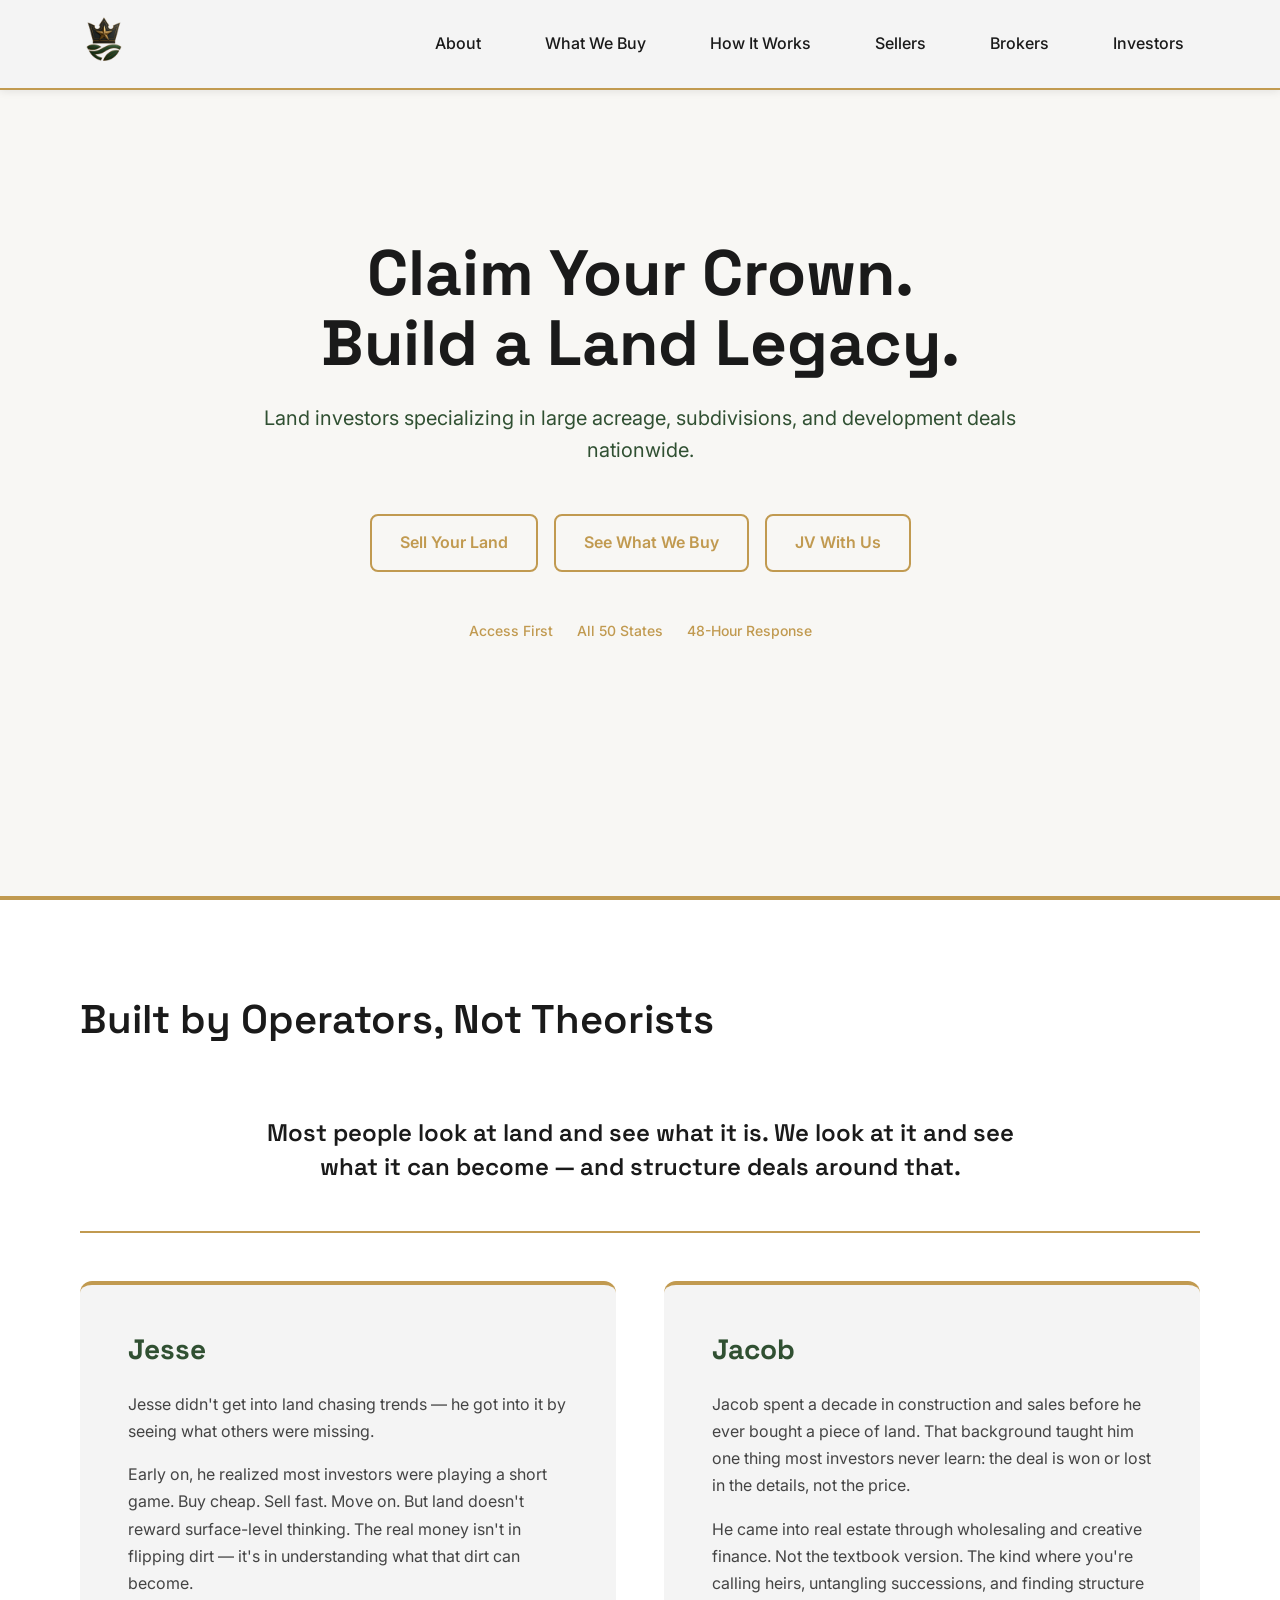
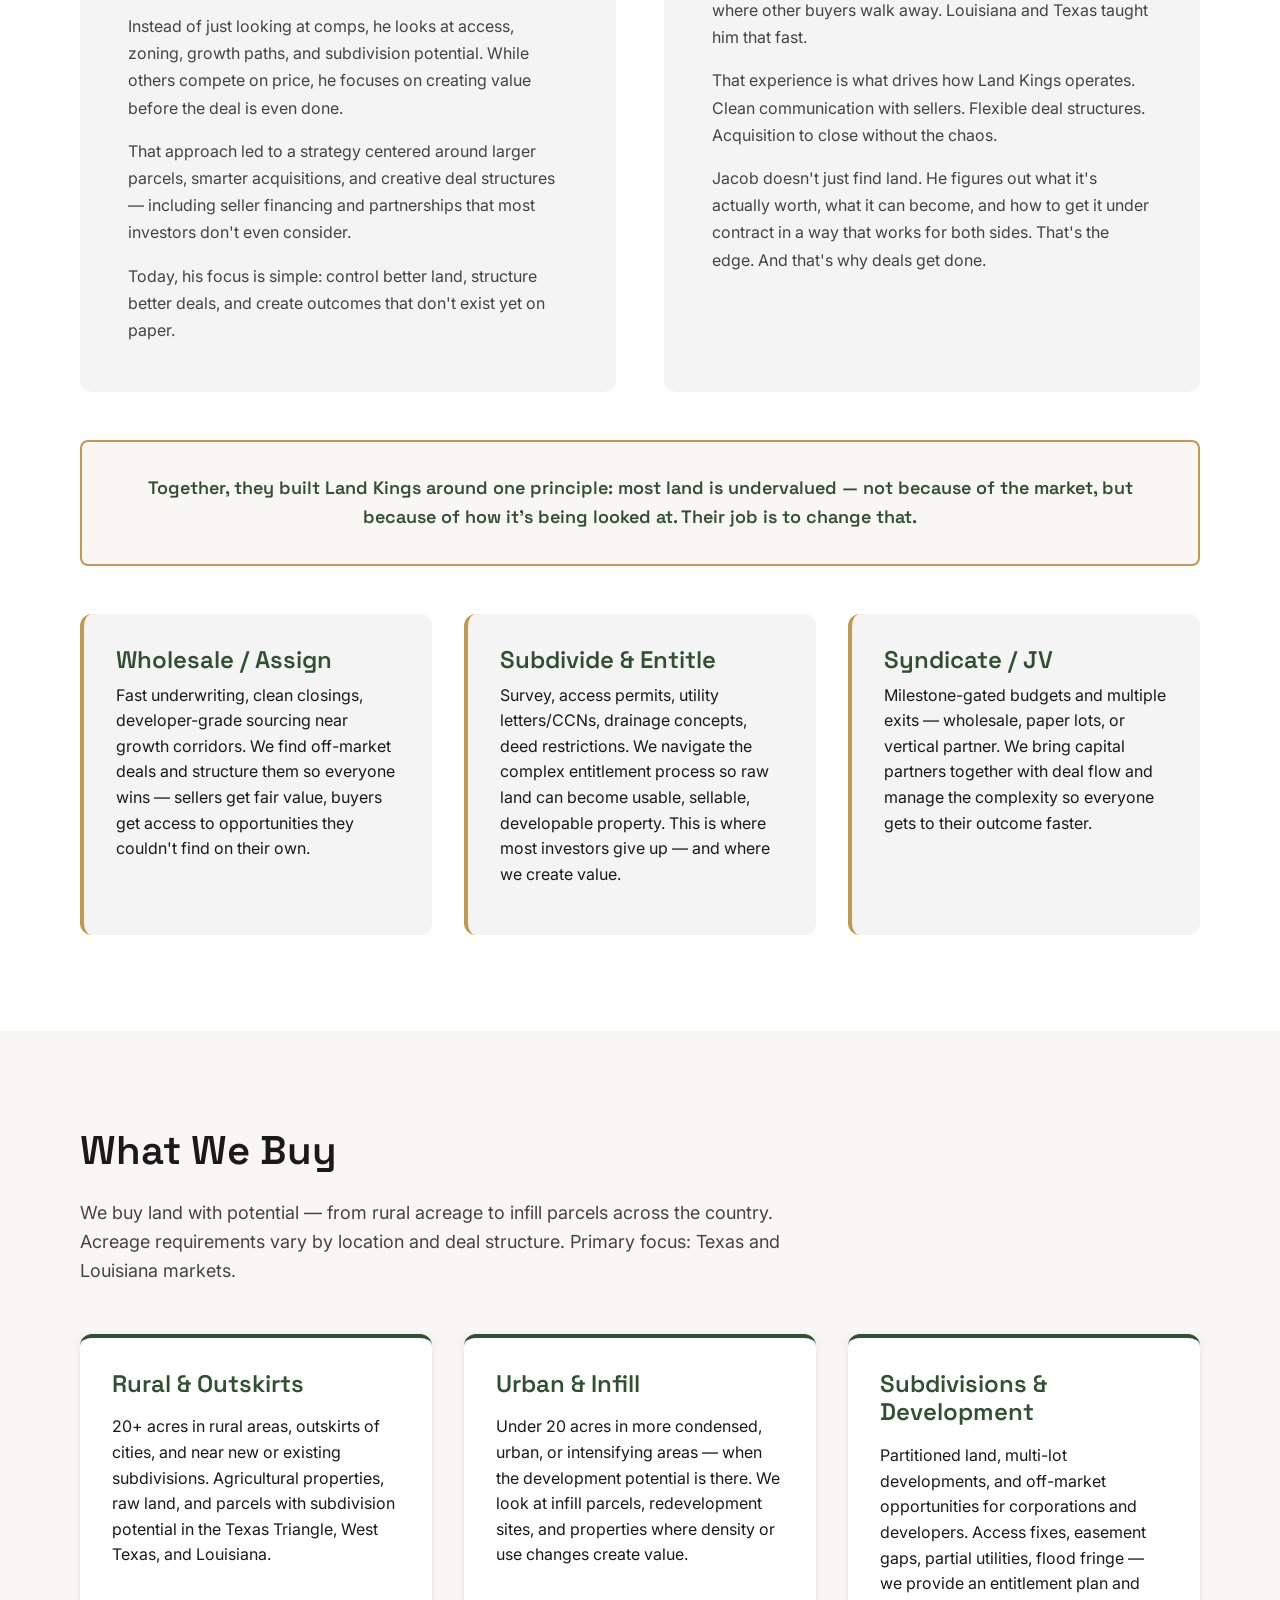
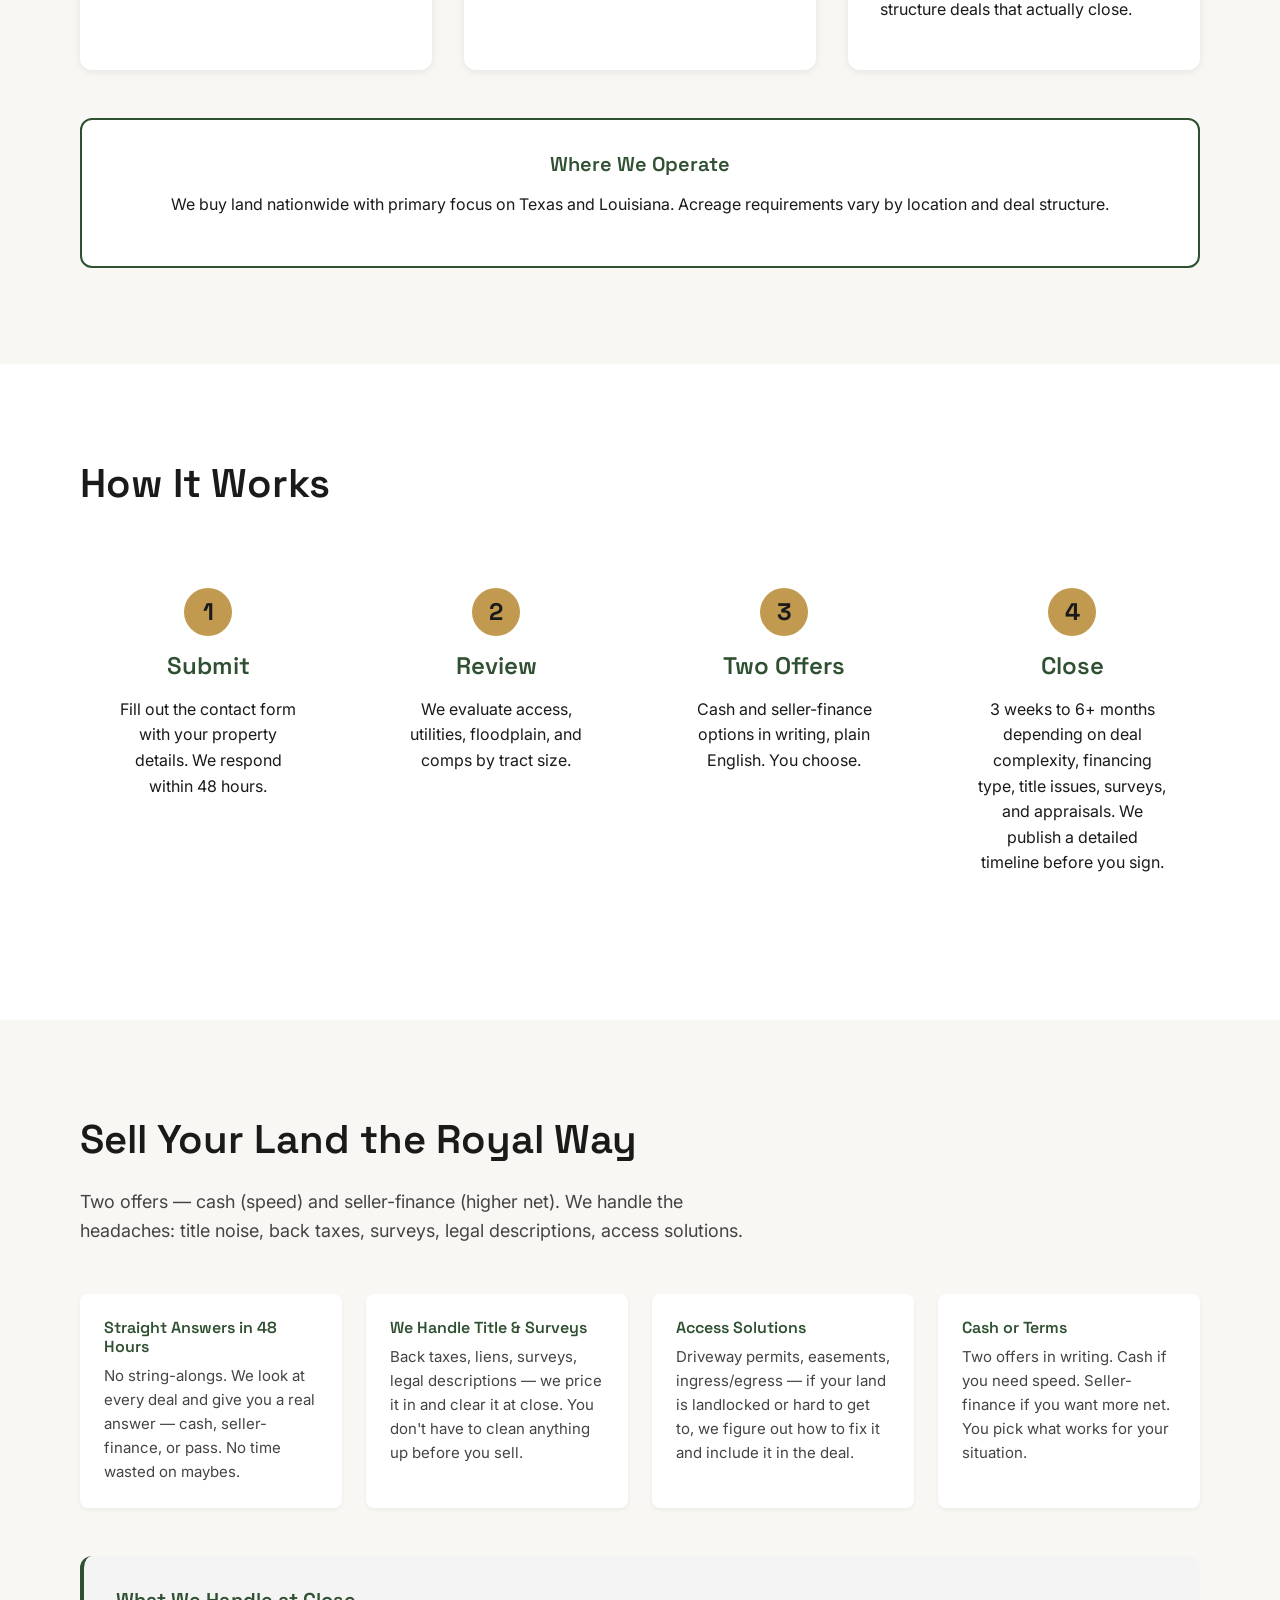
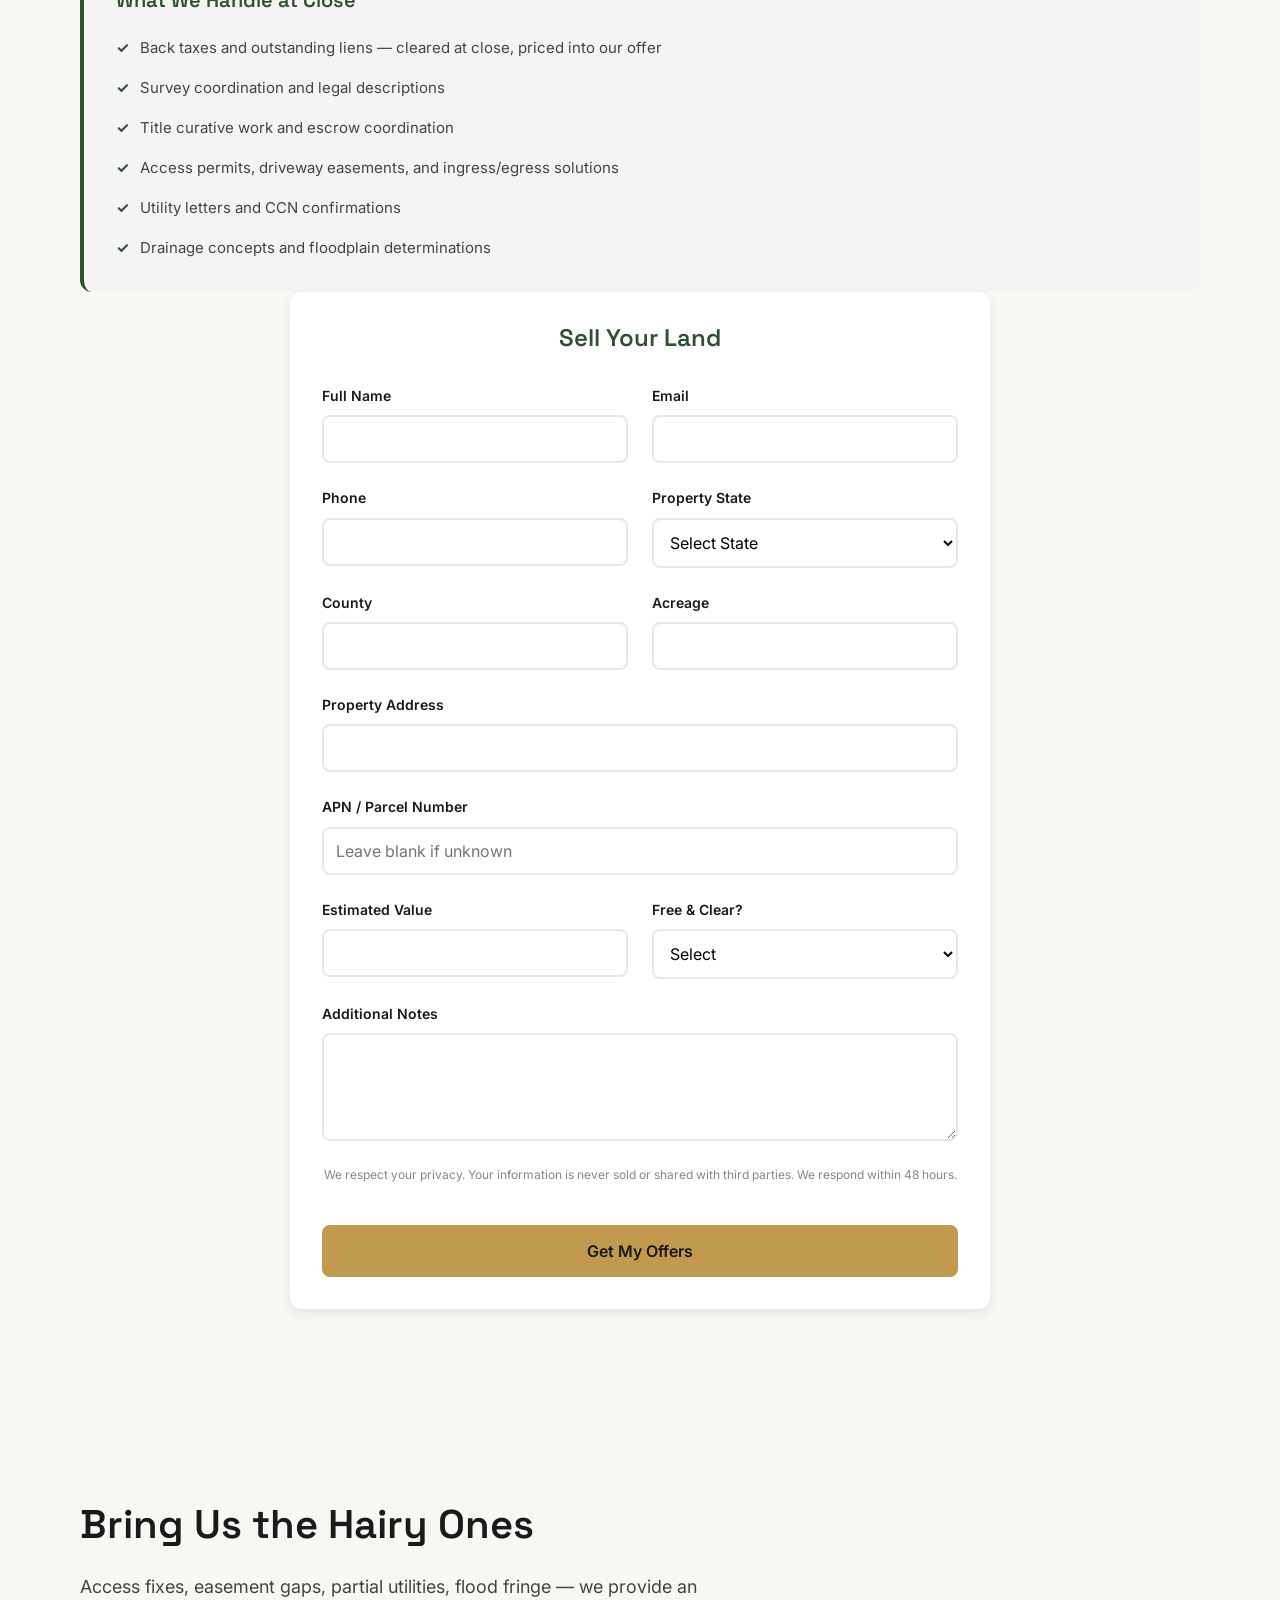
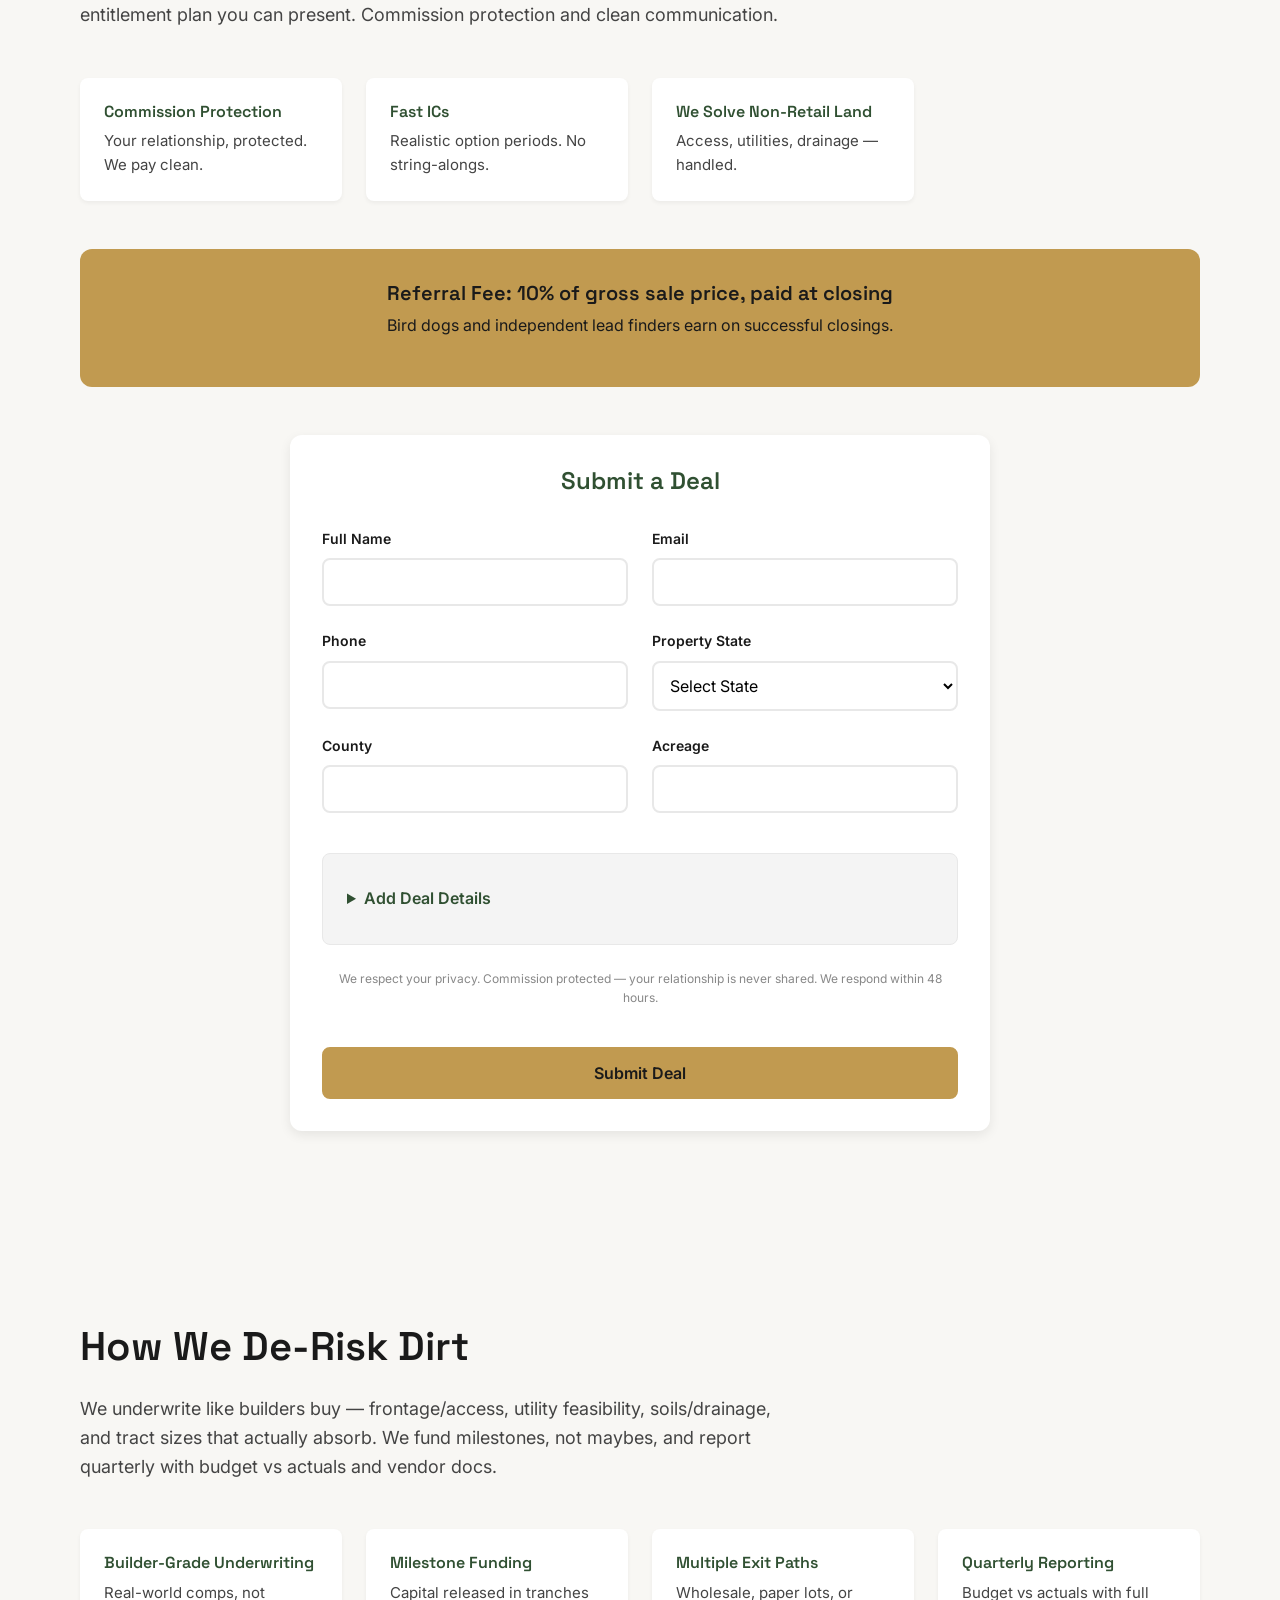
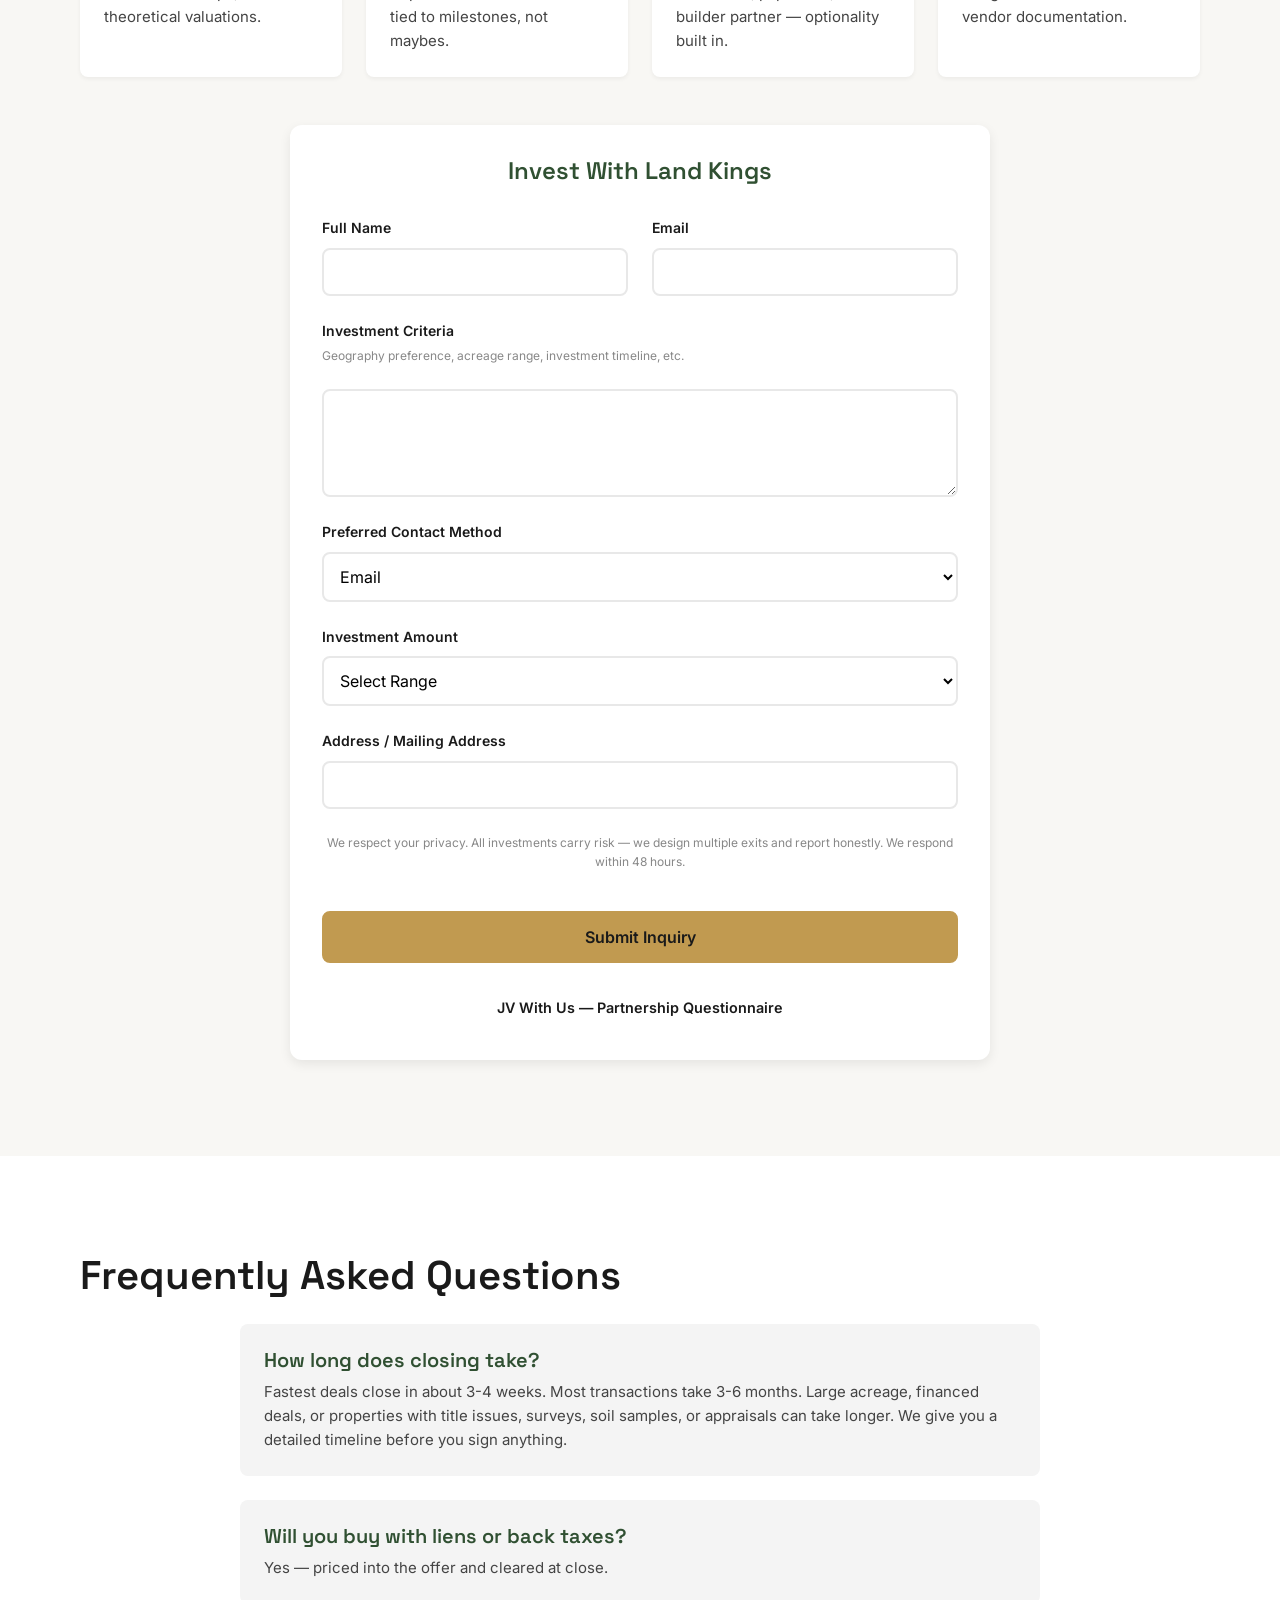
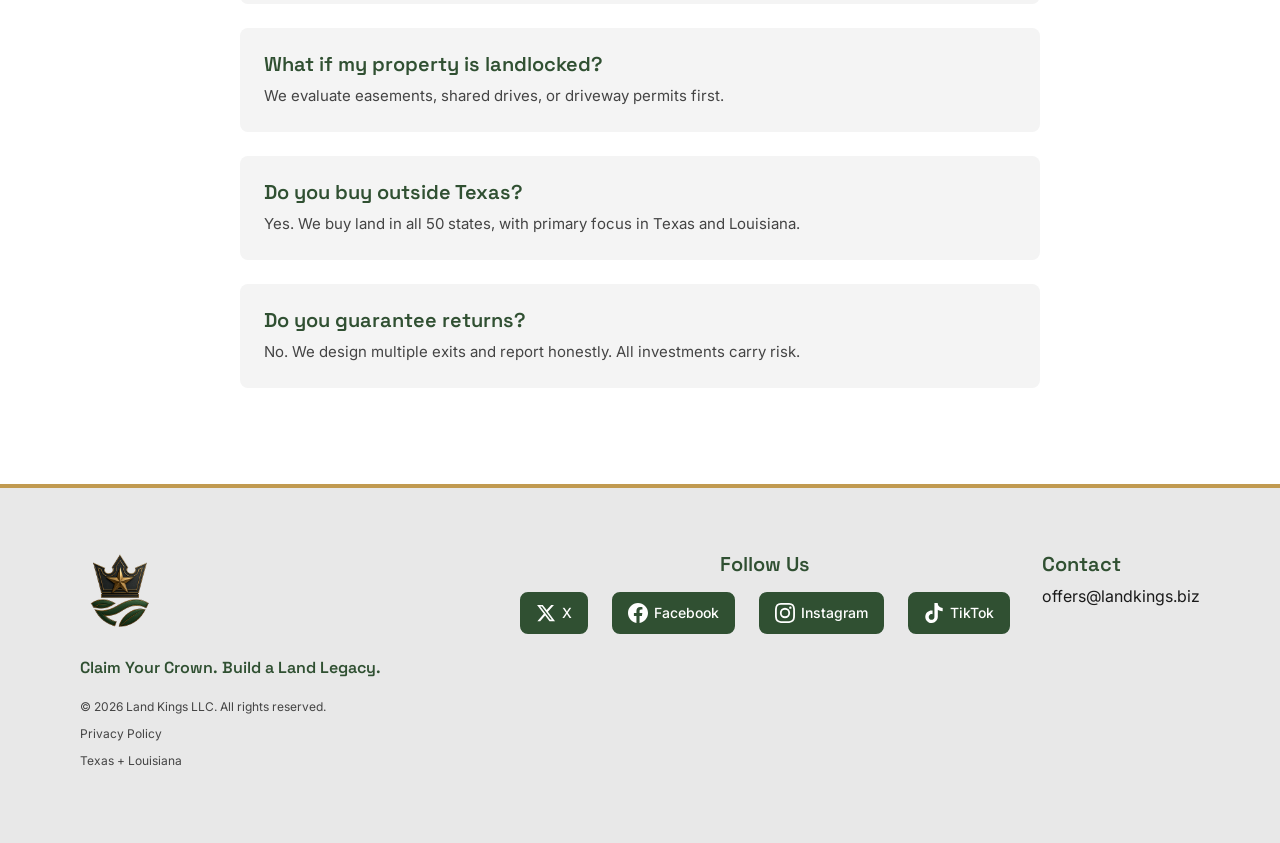
<file: index.html>
<!DOCTYPE html>
<html lang="en">
<head>
  <meta charset="UTF-8">
  <meta name="viewport" content="width=device-width, initial-scale=1.0">
  <title>Land Kings — Claim Your Crown. Build a Land Legacy.</title>
  <meta name="description" content="Land Kings buys large acreage, subdivisions, and development land in all 50 states. Fast, fair offers. 48-hour response. Contact offers@landkings.biz.">

  <!-- Schema.org Structured Data -->
  <script type="application/ld+json">
  {
    "@context": "https://schema.org",
    "@type": "RealEstateAgent",
    "name": "Land Kings",
    "description": "Land investors buying large acreage, subdivisions, and development land across all 50 states. We buy land nationwide with two offer options: cash for speed or seller-finance for higher returns.",
    "url": "https://land-kings.github.io/landkings.github.io",
    "telephone": "+1-972-674-9598",
    "email": "offers@landkings.biz",
    "image": "https://imagedelivery.net/Y41bc5Xnlp9GD3lKk5db4w/11818523-c358-4c9c-34fe-db2b6c150b00/public",
    "address": {
      "@type": "PostalAddress",
      "addressRegion": "TX",
      "addressCountry": "US"
    },
    "areaServed": "US",
    "priceRange": "$$",
    "openingHoursSpecification": {
      "@type": "OpeningHoursSpecification",
      "dayOfWeek": ["Monday", "Tuesday", "Wednesday", "Thursday", "Friday"],
      "opens": "09:00",
      "closes": "17:00"
    },
    "sameAs": [
      "https://x.com/wearelandkings",
      "https://www.facebook.com/crownuslandkings/",
      "https://www.instagram.com/crownuslandkings/",
      "https://www.tiktok.com/crownuslandkings/"
    ]
  }
  </script>

  <!-- Open Graph / Social -->
  <meta property="og:type" content="website">
  <meta property="og:url" content="https://landkings.biz/">
  <meta property="og:title" content="Land Kings — Claim Your Crown. Build a Land Legacy.">
  <meta property="og:description" content="Land investors buying large acreage, subdivisions, and development deals nationwide. Two offers — cash or seller-finance. 48-hour response.">
  <meta property="og:image" content="https://imagedelivery.net/Y41bc5Xnlp9GD3lKk5db4w/11818523-c358-4c9c-34fe-db2b6c150b00/public">
  <meta property="og:image:alt" content="Land Kings — Land Investors">

  <!-- Twitter -->
  <meta name="twitter:card" content="summary_large_image">
  <meta name="twitter:site" content="@wearelandkings">
  <meta name="twitter:title" content="Land Kings — Claim Your Crown. Build a Land Legacy.">
  <meta name="twitter:description" content="Land investors buying large acreage, subdivisions, and development deals nationwide. Two offers — cash or seller-finance. 48-hour response.">
  <meta name="twitter:image" content="https://imagedelivery.net/Y41bc5Xnlp9GD3lKk5db4w/11818523-c358-4c9c-34fe-db2b6c150b00/public">

  <!-- Preconnect for Google Fonts -->
  <link rel="preconnect" href="https://fonts.googleapis.com">
  <link rel="preconnect" href="https://fonts.gstatic.com" crossorigin>
  <link href="https://fonts.googleapis.com/css2?family=Inter:wght@400;500;600;700&family=Space+Grotesk:wght@500;600;700&display=swap" rel="stylesheet">

  <!-- Google Analytics -->
  <script async src="https://www.googletagmanager.com/gtag/js?id=G-HWGTWDG3PP"></script>
  <script>
    window.dataLayer = window.dataLayer || [];
    function gtag(){dataLayer.push(arguments);}
    gtag('js', new Date());
    gtag('config', 'G-HWGTWDG3PP');
  </script>

  <!-- Favicon -->
  <link rel="icon" type="image/png" href="assets/logo.png">

  <!-- Styles -->
  <link rel="stylesheet" href="styles.css">
</head>
<body>

  <!-- Header / Navigation -->
  <header class="site-header">
    <div class="header-container">
      <a href="#hero" class="logo">
        <img src="assets/logo.png" alt="Land Kings" loading="lazy">
      </a>
      <button class="nav-toggle" aria-label="Toggle navigation" aria-expanded="false">
        <span class="hamburger"></span>
      </button>
      <nav class="main-nav" aria-label="Main navigation">
        <ul>
          <li><a href="#about">About</a></li>
          <li><a href="#what-we-buy">What We Buy</a></li>
          <li><a href="#how-it-works">How It Works</a></li>
          <li><a href="#for-sellers">Sellers</a></li>
          <li><a href="#for-brokers">Brokers</a></li>
          <li><a href="#for-investors">Investors</a></li>
        </ul>
      </nav>
    </div>
  </header>

  <!-- Hero Section -->
  <section id="hero" class="section section-hero">
    <div class="container">
      <div class="hero-content">
        <h1 class="hero-title">Claim Your Crown.<br>Build a Land Legacy.</h1>
        <p class="hero-subtitle">Land investors specializing in large acreage, subdivisions, and development deals nationwide.</p>
        <div class="hero-cta">
          <a href="#for-sellers" class="btn btn-secondary">Sell Your Land</a>
          <a href="#what-we-buy" class="btn btn-secondary">See What We Buy</a>
          <a href="#for-investors" class="btn btn-secondary" onclick="openJVModal(); return false;">JV With Us</a>
        </div>
        <div class="hero-trust">
          <span class="trust-item">Access First</span>
          <span class="trust-item">All 50 States</span>
          <span class="trust-item">48-Hour Response</span>
        </div>
      </div>
    </div>
  </section>

  <!-- About Section -->
  <section id="about" class="section section-about">
    <div class="container">
      <h2>Built by Operators, Not Theorists</h2>

      <div class="founder-intro">
        <p class="intro-lead">Most people look at land and see what it is. We look at it and see what it can become — and structure deals around that.</p>
      </div>

      <div class="founders-section">
        <div class="founder">
          <h3>Jesse</h3>
          <p>Jesse didn't get into land chasing trends — he got into it by seeing what others were missing.</p>
          <p>Early on, he realized most investors were playing a short game. Buy cheap. Sell fast. Move on. But land doesn't reward surface-level thinking. The real money isn't in flipping dirt — it's in understanding what that dirt can become.</p>
          <p>Instead of just looking at comps, he looks at access, zoning, growth paths, and subdivision potential. While others compete on price, he focuses on creating value before the deal is even done.</p>
          <p>That approach led to a strategy centered around larger parcels, smarter acquisitions, and creative deal structures — including seller financing and partnerships that most investors don't even consider.</p>
          <p>Today, his focus is simple: control better land, structure better deals, and create outcomes that don't exist yet on paper.</p>
        </div>

        <div class="founder">
          <h3>Jacob</h3>
          <p>Jacob spent a decade in construction and sales before he ever bought a piece of land. That background taught him one thing most investors never learn: the deal is won or lost in the details, not the price.</p>
          <p>He came into real estate through wholesaling and creative finance. Not the textbook version. The kind where you're calling heirs, untangling successions, and finding structure where other buyers walk away. Louisiana and Texas taught him that fast.</p>
          <p>That experience is what drives how Land Kings operates. Clean communication with sellers. Flexible deal structures. Acquisition to close without the chaos.</p>
          <p>Jacob doesn't just find land. He figures out what it's actually worth, what it can become, and how to get it under contract in a way that works for both sides. That's the edge. And that's why deals get done.</p>
        </div>
      </div>

      <p class="combined-position">Together, they built Land Kings around one principle: most land is undervalued — not because of the market, but because of how it's being looked at. Their job is to change that.</p>

      <div class="about-grid">
        <div class="about-card">
          <h3>Wholesale / Assign</h3>
          <p>Fast underwriting, clean closings, developer-grade sourcing near growth corridors. We find off-market deals and structure them so everyone wins — sellers get fair value, buyers get access to opportunities they couldn't find on their own.</p>
        </div>
        <div class="about-card">
          <h3>Subdivide & Entitle</h3>
          <p>Survey, access permits, utility letters/CCNs, drainage concepts, deed restrictions. We navigate the complex entitlement process so raw land can become usable, sellable, developable property. This is where most investors give up — and where we create value.</p>
        </div>
        <div class="about-card">
          <h3>Syndicate / JV</h3>
          <p>Milestone-gated budgets and multiple exits — wholesale, paper lots, or vertical partner. We bring capital partners together with deal flow and manage the complexity so everyone gets to their outcome faster.</p>
        </div>
      </div>
    </div>
  </section>

  <!-- What We Buy Section -->
  <section id="what-we-buy" class="section section-buy">
    <div class="container">
      <h2>What We Buy</h2>
      <p class="section-intro">We buy land with potential — from rural acreage to infill parcels across the country. Acreage requirements vary by location and deal structure. Primary focus: Texas and Louisiana markets.</p>
      <div class="buy-grid">
        <div class="buy-card">
          <h3>Rural & Outskirts</h3>
          <p>20+ acres in rural areas, outskirts of cities, and near new or existing subdivisions. Agricultural properties, raw land, and parcels with subdivision potential in the Texas Triangle, West Texas, and Louisiana.</p>
        </div>
        <div class="buy-card">
          <h3>Urban & Infill</h3>
          <p>Under 20 acres in more condensed, urban, or intensifying areas — when the development potential is there. We look at infill parcels, redevelopment sites, and properties where density or use changes create value.</p>
        </div>
        <div class="buy-card">
          <h3>Subdivisions & Development</h3>
          <p>Partitioned land, multi-lot developments, and off-market opportunities for corporations and developers. Access fixes, easement gaps, partial utilities, flood fringe — we provide an entitlement plan and structure deals that actually close.</p>
        </div>
      </div>
      <div class="geo-areas">
        <h4>Where We Operate</h4>
        <p>We buy land nationwide with primary focus on Texas and Louisiana. Acreage requirements vary by location and deal structure.</p>
      </div>
    </div>
  </section>

  <!-- How It Works Section -->
  <section id="how-it-works" class="section section-process">
    <div class="container">
      <h2>How It Works</h2>
      <div class="process-steps">
        <div class="process-step">
          <span class="step-number">1</span>
          <h3>Submit</h3>
          <p>Fill out the contact form with your property details. We respond within 48 hours.</p>
        </div>
        <div class="process-step">
          <span class="step-number">2</span>
          <h3>Review</h3>
          <p>We evaluate access, utilities, floodplain, and comps by tract size.</p>
        </div>
        <div class="process-step">
          <span class="step-number">3</span>
          <h3>Two Offers</h3>
          <p>Cash and seller-finance options in writing, plain English. You choose.</p>
        </div>
        <div class="process-step">
          <span class="step-number">4</span>
          <h3>Close</h3>
          <p>3 weeks to 6+ months depending on deal complexity, financing type, title issues, surveys, and appraisals. We publish a detailed timeline before you sign.</p>
        </div>
      </div>
    </div>
  </section>

  <!-- For Sellers Section -->
  <section id="for-sellers" class="section section-sellers">
    <div class="container">
      <h2>Sell Your Land the Royal Way</h2>
      <p class="section-intro">Two offers — cash (speed) and seller-finance (higher net). We handle the headaches: title noise, back taxes, surveys, legal descriptions, access solutions.</p>

      <div class="seller-benefits">
        <div class="benefit">
          <h4>Straight Answers in 48 Hours</h4>
          <p>No string-alongs. We look at every deal and give you a real answer — cash, seller-finance, or pass. No time wasted on maybes.</p>
        </div>
        <div class="benefit">
          <h4>We Handle Title & Surveys</h4>
          <p>Back taxes, liens, surveys, legal descriptions — we price it in and clear it at close. You don't have to clean anything up before you sell.</p>
        </div>
        <div class="benefit">
          <h4>Access Solutions</h4>
          <p>Driveway permits, easements, ingress/egress — if your land is landlocked or hard to get to, we figure out how to fix it and include it in the deal.</p>
        </div>
        <div class="benefit">
          <h4>Cash or Terms</h4>
          <p>Two offers in writing. Cash if you need speed. Seller-finance if you want more net. You pick what works for your situation.</p>
        </div>
      </div>

      <div class="what-we-handle">
        <h4>What We Handle at Close</h4>
        <ul>
          <li>Back taxes and outstanding liens — cleared at close, priced into our offer</li>
          <li>Survey coordination and legal descriptions</li>
          <li>Title curative work and escrow coordination</li>
          <li>Access permits, driveway easements, and ingress/egress solutions</li>
          <li>Utility letters and CCN confirmations</li>
          <li>Drainage concepts and floodplain determinations</li>
        </ul>
      </div>

      <!-- Seller Form -->
      <div class="form-container">
        <h3>Sell Your Land</h3>
        <form action="#" method="POST" class="contact-form" onsubmit="handleSellerSubmit(event)">
          <input type="hidden" name="submitterType" value="seller">
          <input type="hidden" name="_subject" value="Land Seller Inquiry">

          <div class="form-row">
            <div class="form-group">
              <label for="seller-name">Full Name</label>
              <input type="text" id="seller-name" name="name" required>
            </div>
            <div class="form-group">
              <label for="seller-email">Email</label>
              <input type="email" id="seller-email" name="email" required>
            </div>
          </div>

          <div class="form-row">
            <div class="form-group">
              <label for="seller-phone">Phone</label>
              <input type="tel" id="seller-phone" name="phone" required>
            </div>
            <div class="form-group">
              <label for="seller-state">Property State</label>
              <select id="seller-state" name="state" required>
                <option value="">Select State</option>
                <option value="AL">Alabama</option>
                <option value="AK">Alaska</option>
                <option value="AZ">Arizona</option>
                <option value="AR">Arkansas</option>
                <option value="CA">California</option>
                <option value="CO">Colorado</option>
                <option value="CT">Connecticut</option>
                <option value="DE">Delaware</option>
                <option value="FL">Florida</option>
                <option value="GA">Georgia</option>
                <option value="HI">Hawaii</option>
                <option value="ID">Idaho</option>
                <option value="IL">Illinois</option>
                <option value="IN">Indiana</option>
                <option value="IA">Iowa</option>
                <option value="KS">Kansas</option>
                <option value="KY">Kentucky</option>
                <option value="LA">Louisiana</option>
                <option value="ME">Maine</option>
                <option value="MD">Maryland</option>
                <option value="MA">Massachusetts</option>
                <option value="MI">Michigan</option>
                <option value="MN">Minnesota</option>
                <option value="MS">Mississippi</option>
                <option value="MO">Missouri</option>
                <option value="MT">Montana</option>
                <option value="NE">Nebraska</option>
                <option value="NV">Nevada</option>
                <option value="NH">New Hampshire</option>
                <option value="NJ">New Jersey</option>
                <option value="NM">New Mexico</option>
                <option value="NY">New York</option>
                <option value="NC">North Carolina</option>
                <option value="ND">North Dakota</option>
                <option value="OH">Ohio</option>
                <option value="OK">Oklahoma</option>
                <option value="OR">Oregon</option>
                <option value="PA">Pennsylvania</option>
                <option value="RI">Rhode Island</option>
                <option value="SC">South Carolina</option>
                <option value="SD">South Dakota</option>
                <option value="TN">Tennessee</option>
                <option value="TX">Texas</option>
                <option value="UT">Utah</option>
                <option value="VT">Vermont</option>
                <option value="VA">Virginia</option>
                <option value="WA">Washington</option>
                <option value="WV">West Virginia</option>
                <option value="WI">Wisconsin</option>
                <option value="WY">Wyoming</option>
              </select>
            </div>
          </div>

          <div class="form-row">
            <div class="form-group">
              <label for="seller-county">County</label>
              <input type="text" id="seller-county" name="county" required>
            </div>
            <div class="form-group">
              <label for="seller-acreage">Acreage</label>
              <input type="number" id="seller-acreage" name="acreage" min="1" required>
            </div>
          </div>

          <div class="form-group">
            <label for="seller-address">Property Address</label>
            <input type="text" id="seller-address" name="address" required>
          </div>

          <div class="form-group">
            <label for="seller-apn">APN / Parcel Number</label>
            <input type="text" id="seller-apn" name="apn" placeholder="Leave blank if unknown">
          </div>

          <div class="form-row">
            <div class="form-group">
              <label for="seller-value">Estimated Value</label>
              <input type="text" id="seller-value" name="estimated_value">
            </div>
            <div class="form-group">
              <label for="seller-freeclear">Free & Clear?</label>
              <select id="seller-freeclear" name="free_and_clear">
                <option value="">Select</option>
                <option value="yes">Yes</option>
                <option value="no">No (liens/taxes)</option>
              </select>
            </div>
          </div>

          <div class="form-group">
            <label for="seller-notes">Additional Notes</label>
            <textarea id="seller-notes" name="notes" rows="4"></textarea>
          </div>

          <p class="form-privacy">We respect your privacy. Your information is never sold or shared with third parties. We respond within 48 hours.</p>

          <button type="submit" class="btn btn-primary btn-full">Get My Offers</button>
        </form>
      </div>
    </div>
  </section>

  <!-- For Birddogs / Brokers Section -->
  <section id="for-brokers" class="section section-brokers">
    <div class="container">
      <h2>Bring Us the Hairy Ones</h2>
      <p class="section-intro">Access fixes, easement gaps, partial utilities, flood fringe — we provide an entitlement plan you can present. Commission protection and clean communication.</p>

      <div class="broker-benefits">
        <div class="benefit">
          <h4>Commission Protection</h4>
          <p>Your relationship, protected. We pay clean.</p>
        </div>
        <div class="benefit">
          <h4>Fast ICs</h4>
          <p>Realistic option periods. No string-alongs.</p>
        </div>
        <div class="benefit">
          <h4>We Solve Non-Retail Land</h4>
          <p>Access, utilities, drainage — handled.</p>
        </div>
      </div>

      <div class="commission-info">
        <h4>Referral Fee: 10% of gross sale price, paid at closing</h4>
        <p>Bird dogs and independent lead finders earn on successful closings.</p>
      </div>

      <!-- Birddog Form -->
      <div class="form-container">
        <h3>Submit a Deal</h3>
        <form action="#" method="POST" class="contact-form" onsubmit="handleBirddogSubmit(event)">
          <input type="hidden" name="submitterType" value="broker">
          <input type="hidden" name="_subject" value="Birddog Deal Submission">

          <div class="form-row">
            <div class="form-group">
              <label for="birddog-name">Full Name</label>
              <input type="text" id="birddog-name" name="name" required>
            </div>
            <div class="form-group">
              <label for="birddog-email">Email</label>
              <input type="email" id="birddog-email" name="email" required>
            </div>
          </div>

          <div class="form-row">
            <div class="form-group">
              <label for="birddog-phone">Phone</label>
              <input type="tel" id="birddog-phone" name="phone" required>
            </div>
            <div class="form-group">
              <label for="birddog-state">Property State</label>
              <select id="birddog-state" name="state" required>
                <option value="">Select State</option>
                <option value="AL">Alabama</option>
                <option value="AK">Alaska</option>
                <option value="AZ">Arizona</option>
                <option value="AR">Arkansas</option>
                <option value="CA">California</option>
                <option value="CO">Colorado</option>
                <option value="CT">Connecticut</option>
                <option value="DE">Delaware</option>
                <option value="FL">Florida</option>
                <option value="GA">Georgia</option>
                <option value="HI">Hawaii</option>
                <option value="ID">Idaho</option>
                <option value="IL">Illinois</option>
                <option value="IN">Indiana</option>
                <option value="IA">Iowa</option>
                <option value="KS">Kansas</option>
                <option value="KY">Kentucky</option>
                <option value="LA">Louisiana</option>
                <option value="ME">Maine</option>
                <option value="MD">Maryland</option>
                <option value="MA">Massachusetts</option>
                <option value="MI">Michigan</option>
                <option value="MN">Minnesota</option>
                <option value="MS">Mississippi</option>
                <option value="MO">Missouri</option>
                <option value="MT">Montana</option>
                <option value="NE">Nebraska</option>
                <option value="NV">Nevada</option>
                <option value="NH">New Hampshire</option>
                <option value="NJ">New Jersey</option>
                <option value="NM">New Mexico</option>
                <option value="NY">New York</option>
                <option value="NC">North Carolina</option>
                <option value="ND">North Dakota</option>
                <option value="OH">Ohio</option>
                <option value="OK">Oklahoma</option>
                <option value="OR">Oregon</option>
                <option value="PA">Pennsylvania</option>
                <option value="RI">Rhode Island</option>
                <option value="SC">South Carolina</option>
                <option value="SD">South Dakota</option>
                <option value="TN">Tennessee</option>
                <option value="TX">Texas</option>
                <option value="UT">Utah</option>
                <option value="VT">Vermont</option>
                <option value="VA">Virginia</option>
                <option value="WA">Washington</option>
                <option value="WV">West Virginia</option>
                <option value="WI">Wisconsin</option>
                <option value="WY">Wyoming</option>
              </select>
            </div>
          </div>

          <div class="form-row">
            <div class="form-group">
              <label for="birddog-county">County</label>
              <input type="text" id="birddog-county" name="county" required>
            </div>
            <div class="form-group">
              <label for="birddog-acreage">Acreage</label>
              <input type="number" id="birddog-acreage" name="acreage" min="1" required>
            </div>
          </div>

          <!-- Tier 2 Fields (show on intent) -->
          <details class="tier-two">
            <summary>Add Deal Details</summary>

            <div class="form-row">
              <div class="form-group">
                <label for="birddog-apn">APN / Parcel Number</label>
                <input type="text" id="birddog-apn" name="apn">
              </div>
              <div class="form-group">
                <label for="birddog-asking">Asking Price</label>
                <input type="text" id="birddog-asking" name="asking_price">
              </div>
            </div>

            <div class="form-group">
              <label for="birddog-address">Property Address</label>
              <input type="text" id="birddog-address" name="address" required>
            </div>

            <div class="form-row">
              <div class="form-group">
                <label for="birddog-access">Access Type</label>
                <select id="birddog-access" name="access_type">
                  <option value="">Select</option>
                  <option value="paved">Paved Road</option>
                  <option value="gravel">Gravel Road</option>
                  <option value="dirt">Dirt Road</option>
                  <option value="easement">Easement</option>
                  <option value="unknown">Unknown</option>
                </select>
              </div>
              <div class="form-group">
                <label for="birddog-utilities">Utilities</label>
                <select id="birddog-utilities" name="utilities">
                  <option value="">Select</option>
                  <option value="on-site">On Site</option>
                  <option value="near">Near Property</option>
                  <option value="none">None</option>
                  <option value="unknown">Unknown</option>
                </select>
              </div>
            </div>

            <div class="form-group">
              <label for="birddog-referral">Expected Referral Fee (%)</label>
              <input type="number" id="birddog-referral" name="referral_fee" min="0" max="100" step="0.5">
            </div>

            <div class="form-group">
              <label for="birddog-deal-notes">Additional Deal Notes</label>
              <textarea id="birddog-deal-notes" name="deal_notes" rows="4"></textarea>
            </div>
          </details>

          <p class="form-privacy">We respect your privacy. Commission protected — your relationship is never shared. We respond within 48 hours.</p>

          <button type="submit" class="btn btn-primary btn-full">Submit Deal</button>
        </form>
      </div>
    </div>
  </section>

  <!-- For Investors Section -->
  <section id="for-investors" class="section section-investors">
    <div class="container">
      <h2>How We De-Risk Dirt</h2>
      <p class="section-intro">We underwrite like builders buy — frontage/access, utility feasibility, soils/drainage, and tract sizes that actually absorb. We fund milestones, not maybes, and report quarterly with budget vs actuals and vendor docs.</p>

      <div class="investor-benefits">
        <div class="benefit">
          <h4>Builder-Grade Underwriting</h4>
          <p>Real-world comps, not theoretical valuations.</p>
        </div>
        <div class="benefit">
          <h4>Milestone Funding</h4>
          <p>Capital released in tranches tied to milestones, not maybes.</p>
        </div>
        <div class="benefit">
          <h4>Multiple Exit Paths</h4>
          <p>Wholesale, paper lots, or builder partner — optionality built in.</p>
        </div>
        <div class="benefit">
          <h4>Quarterly Reporting</h4>
          <p>Budget vs actuals with full vendor documentation.</p>
        </div>
      </div>

      <!-- Investor Form -->
      <div class="form-container">
        <h3>Invest With Land Kings</h3>
        <form action="#" method="POST" class="contact-form" onsubmit="handleInvestorSubmit(event)">
          <input type="hidden" name="submitterType" value="investor">
          <input type="hidden" name="_subject" value="Investor Inquiry">

          <div class="form-row">
            <div class="form-group">
              <label for="investor-name">Full Name</label>
              <input type="text" id="investor-name" name="name" required>
            </div>
            <div class="form-group">
              <label for="investor-email">Email</label>
              <input type="email" id="investor-email" name="email" required>
            </div>
          </div>

          <div class="form-group">
            <label for="investor-criteria">Investment Criteria</label>
            <p class="field-hint">Geography preference, acreage range, investment timeline, etc.</p>
            <textarea id="investor-criteria" name="investment_criteria" rows="4" required></textarea>
          </div>

          <div class="form-group">
            <label for="investor-contact">Preferred Contact Method</label>
            <select id="investor-contact" name="contact_method">
              <option value="email">Email</option>
              <option value="phone">Phone</option>
              <option value="either">Either</option>
            </select>
          </div>

          <div class="form-group">
            <label for="investor-amount">Investment Amount</label>
            <select id="investor-amount" name="investment_amount" required>
              <option value="">Select Range</option>
              <option value="10k-50k">$10k - $50k</option>
              <option value="50k-100k">$50k - $100k</option>
              <option value="100k-500k">$100k - $500k</option>
              <option value="500k-1m+">$500k - $1M+</option>
            </select>
          </div>

          <div class="form-group">
            <label for="investor-address">Address / Mailing Address</label>
            <input type="text" id="investor-address" name="address" required>
          </div>

          <p class="form-privacy">We respect your privacy. All investments carry risk — we design multiple exits and report honestly. We respond within 48 hours.</p>

          <button type="submit" class="btn btn-primary btn-full">Submit Inquiry</button>
        </form>

        <div style="text-align:center;margin-top:1.5rem;">
          <button onclick="openJVModal()" style="background:transparent;border:2px solid var(--royal-gold);color:var(--royal-gold);padding:0.75rem 1.5rem;border-radius:6px;cursor:pointer;font-weight:600;transition:all 0.2s;font-family:inherit;font-size:0.9rem;">
            JV With Us — Partnership Questionnaire
          </button>
        </div>
      </div>

      <!-- JV Modal -->
      <div id="jvModal" style="display:none;position:fixed;top:0;left:0;width:100%;height:100%;background:rgba(0,0,0,0.75);z-index:9999;justify-content:center;align-items:center;">
        <div style="background:#fff;max-width:600px;width:92%;max-height:90vh;overflow-y:auto;border-radius:12px;padding:2rem;position:relative;font-family:inherit;box-shadow:0 20px 60px rgba(0,0,0,0.3);">
          <button onclick="closeJVModal()" style="position:absolute;top:1rem;right:1rem;background:none;border:none;font-size:1.5rem;cursor:pointer;color:#999;line-height:1;">✕</button>
          <h3 style="margin-bottom:0.5rem;color:var(--regal-black);">JV With Land Kings — Partnership Questionnaire</h3>
          <p style="color:#666;font-size:0.875rem;margin-bottom:1.5rem;">Tell us about yourself and the partnership you're looking for. We review submissions every Friday.</p>
          
          <form id="jvForm" onsubmit="handleJVSubmit(event)">
            <input type="hidden" name="submitterType" value="investor">
            <div style="display:grid;gap:1rem;">
              <div style="display:grid;grid-template-columns:1fr 1fr;gap:1rem;">
                <div>
                  <label style="display:block;font-size:0.875rem;font-weight:600;margin-bottom:0.25rem;">Full Name *</label>
                  <input type="text" name="name" required style="width:100%;padding:0.625rem;border:1px solid #ddd;border-radius:6px;font-size:0.875rem;box-sizing:border-box;">
                </div>
                <div>
                  <label style="display:block;font-size:0.875rem;font-weight:600;margin-bottom:0.25rem;">Email *</label>
                  <input type="email" name="email" required style="width:100%;padding:0.625rem;border:1px solid #ddd;border-radius:6px;font-size:0.875rem;box-sizing:border-box;">
                </div>
              </div>
              <div>
                <label style="display:block;font-size:0.875rem;font-weight:600;margin-bottom:0.25rem;">Phone *</label>
                <input type="tel" name="phone" required style="width:100%;padding:0.625rem;border:1px solid #ddd;border-radius:6px;font-size:0.875rem;box-sizing:border-box;">
              </div>
              <div>
                <label style="display:block;font-size:0.875rem;font-weight:600;margin-bottom:0.25rem;">JV Structure *</label>
                <select name="jvType" required style="width:100%;padding:0.625rem;border:1px solid #ddd;border-radius:6px;font-size:0.875rem;">
                  <option value="">Select structure</option>
                  <option value="equity_partner">Equity Partner — co-invest in deal</option>
                  <option value="capital_stack">Capital Stack Position — pref/debt</option>
                  <option value="joint_venture">Joint Venture — specific deal</option>
                  <option value="syndication">Syndication — passive investor pool</option>
                  <option value="referral_partner">Referral Partner — bring deals for %</option>
                  <option value="other">Other — describe below</option>
                </select>
              </div>
              <div>
                <label style="display:block;font-size:0.875rem;font-weight:600;margin-bottom:0.25rem;">Capital Available *</label>
                <select name="capitalAvailable" required style="width:100%;padding:0.625rem;border:1px solid #ddd;border-radius:6px;font-size:0.875rem;">
                  <option value="">Select range</option>
                  <option value="10k-50k">$10k – $50k</option>
                  <option value="50k-100k">$50k – $100k</option>
                  <option value="100k-250k">$100k – $250k</option>
                  <option value="250k-500k">$250k – $500k</option>
                  <option value="500k-1m">$500k – $1M</option>
                  <option value="1m+">$1M+</option>
                </select>
              </div>
              <div>
                <label style="display:block;font-size:0.875rem;font-weight:600;margin-bottom:0.25rem;">Preferred Deal Size</label>
                <select name="dealSizePreference" style="width:100%;padding:0.625rem;border:1px solid #ddd;border-radius:6px;font-size:0.875rem;">
                  <option value="">Select range</option>
                  <option value="under-100k">Under $100k</option>
                  <option value="100k-250k">$100k – $250k</option>
                  <option value="250k-500k">$250k – $500k</option>
                  <option value="500k-1m">$500k – $1M</option>
                  <option value="1m+">$1M+</option>
                  <option value="any">Any size</option>
                </select>
              </div>
              <div>
                <label style="display:block;font-size:0.875rem;font-weight:600;margin-bottom:0.25rem;">Investment Experience</label>
                <select name="investmentExperience" style="width:100%;padding:0.625rem;border:1px solid #ddd;border-radius:6px;font-size:0.875rem;">
                  <option value="">Select level</option>
                  <option value="first_time">First-time investor</option>
                  <option value="1-3_deals">1–3 deals</option>
                  <option value="4-10_deals">4–10 deals</option>
                  <option value="10+_deals">10+ deals</option>
                </select>
              </div>
              <div>
                <label style="display:block;font-size:0.875rem;font-weight:600;margin-bottom:0.25rem;">Geographic Focus</label>
                <input type="text" name="geographicFocus" placeholder="e.g. East Texas, North Louisiana, DFW" style="width:100%;padding:0.625rem;border:1px solid #ddd;border-radius:6px;font-size:0.875rem;box-sizing:border-box;">
              </div>
              <div>
                <label style="display:block;font-size:0.875rem;font-weight:600;margin-bottom:0.25rem;">Tell us about your background and what you're looking for</label>
                <textarea name="notes" rows="3" placeholder="Anything that helps us understand the fit — background, preferred deal types, timeline, etc." style="width:100%;padding:0.625rem;border:1px solid #ddd;border-radius:6px;font-size:0.875rem;box-sizing:border-box;resize:vertical;"></textarea>
              </div>
            </div>
            <button type="submit" class="btn btn-primary btn-full" style="margin-top:1.5rem;width:100%;">Submit Application</button>
            <p style="font-size:0.75rem;color:#999;text-align:center;margin-top:0.75rem;">We review JV applications every Friday. Expect a response within 5 business days.</p>
          </form>
        </div>
      </div>
    </div>
  </section>

  <!-- FAQ Section -->
  <section id="faq" class="section section-faq">
    <div class="container">
      <h2>Frequently Asked Questions</h2>
      <div class="faq-list">
        <div class="faq-item">
          <h4>How long does closing take?</h4>
          <p>Fastest deals close in about 3-4 weeks. Most transactions take 3-6 months. Large acreage, financed deals, or properties with title issues, surveys, soil samples, or appraisals can take longer. We give you a detailed timeline before you sign anything.</p>
        </div>
        <div class="faq-item">
          <h4>Will you buy with liens or back taxes?</h4>
          <p>Yes — priced into the offer and cleared at close.</p>
        </div>
        <div class="faq-item">
          <h4>What if my property is landlocked?</h4>
          <p>We evaluate easements, shared drives, or driveway permits first.</p>
        </div>
        <div class="faq-item">
          <h4>Do you buy outside Texas?</h4>
          <p>Yes. We buy land in all 50 states, with primary focus in Texas and Louisiana.</p>
        </div>
        <div class="faq-item">
          <h4>Do you guarantee returns?</h4>
          <p>No. We design multiple exits and report honestly. All investments carry risk.</p>
        </div>
      </div>
    </div>
  </section>

  <!-- Footer -->
  <footer class="site-footer">
    <div class="container">
      <div class="footer-content">
        <div class="footer-brand">
          <img src="assets/logo.png" alt="Land Kings" class="footer-logo" loading="lazy">
          <p>Claim Your Crown. Build a Land Legacy.</p>
        </div>
        <div class="footer-social">
          <h4>Follow Us</h4>
          <div class="social-links">
            <a href="https://x.com/wearelandkings" target="_blank" rel="noopener noreferrer" aria-label="X (Twitter)" class="social-link">
              <svg viewBox="0 0 24 24" fill="currentColor"><path d="M18.244 2.25h3.308l-7.227 8.26 8.502 11.24H16.17l-5.214-6.817L4.99 21.75H1.68l7.73-8.835L1.254 2.25H8.08l4.713 6.231zm-1.161 17.52h1.833L7.084 4.126H5.117z"/></svg>
              <span>X</span>
            </a>
            <a href="https://www.facebook.com/crownuslandkings/" target="_blank" rel="noopener noreferrer" aria-label="Facebook" class="social-link">
              <svg viewBox="0 0 24 24" fill="currentColor"><path d="M24 12.073c0-6.627-5.373-12-12-12s-12 5.373-12 12c0 5.99 4.388 10.954 10.125 11.854v-8.385H7.078v-3.47h3.047V9.43c0-3.007 1.792-4.669 4.533-4.669 1.312 0 2.686.235 2.686.235v2.953H15.83c-1.491 0-1.956.925-1.956 1.874v2.25h3.328l-.532 3.47h-2.796v8.385C19.612 23.027 24 18.062 24 12.073z"/></svg>
              <span>Facebook</span>
            </a>
            <a href="https://www.instagram.com/crownuslandkings/" target="_blank" rel="noopener noreferrer" aria-label="Instagram" class="social-link">
              <svg viewBox="0 0 24 24" fill="currentColor"><path d="M12 2.163c3.204 0 3.584.012 4.85.07 3.252.148 4.771 1.691 4.919 4.919.058 1.265.069 1.645.069 4.849 0 3.205-.012 3.584-.069 4.849-.149 3.225-1.664 4.771-4.919 4.919-1.266.058-1.644.07-4.85.07-3.204 0-3.584-.012-4.849-.07-3.26-.149-4.771-1.699-4.919-4.92-.058-1.265-.07-1.644-.07-4.849 0-3.204.013-3.583.07-4.849.149-3.227 1.664-4.771 4.919-4.919 1.266-.057 1.645-.069 4.849-.069zM12 0C8.741 0 8.333.014 7.053.072 2.695.272.273 2.69.073 7.052.014 8.333 0 8.741 0 12c0 3.259.014 3.668.072 4.948.2 4.358 2.618 6.78 6.98 6.98C8.333 23.986 8.741 24 12 24c3.259 0 3.668-.014 4.948-.072 4.354-.2 6.782-2.618 6.979-6.98.059-1.28.073-1.689.073-4.948 0-3.259-.014-3.667-.072-4.947-.196-4.354-2.617-6.78-6.979-6.98C15.668.014 15.259 0 12 0zm0 5.838a6.162 6.162 0 100 12.324 6.162 6.162 0 000-12.324zM12 16a4 4 0 110-8 4 4 0 010 8zm6.406-11.845a1.44 1.44 0 100 2.881 1.44 1.44 0 000-2.881z"/></svg>
              <span>Instagram</span>
            </a>
            <a href="https://www.tiktok.com/crownuslandkings/" target="_blank" rel="noopener noreferrer" aria-label="TikTok" class="social-link">
              <svg viewBox="0 0 24 24" fill="currentColor"><path d="M12.525.02c1.31-.02 2.61-.01 3.91-.02.08 1.53.63 3.09 1.75 4.17 1.12 1.11 2.7 1.62 4.24 1.79v4.03c-1.44-.05-2.89-.35-4.2-.97-.57-.26-1.1-.59-1.62-.93-.01 2.92.01 5.84-.02 8.75-.08 1.4-.54 2.79-1.35 3.94-1.31 1.92-3.58 3.17-5.91 3.21-1.43.08-2.86-.31-4.08-1.03-2.02-1.19-3.44-3.37-3.65-5.71-.02-.5-.03-1-.01-1.49.18-1.9 1.12-3.72 2.58-4.96 1.66-1.44 3.98-2.13 6.15-1.72.02 1.48-.04 2.96-.04 4.44-.99-.32-2.15-.23-3.02.37-.63.41-1.11 1.04-1.36 1.75-.21.51-.15 1.07-.14 1.61.24 1.64 1.82 3.02 3.5 2.87 1.12-.01 2.19-.66 2.77-1.61.19-.33.4-.67.41-1.06.1-1.79.06-3.57.07-5.36.01-4.03-.01-8.05.02-12.07z"/></svg>
              <span>TikTok</span>
            </a>
          </div>
        </div>
        <div class="footer-contact">
          <h4>Contact</h4>
          <p>offers@landkings.biz</p>
        </div>
      </div>
      <div class="footer-legal">
        <p>&copy; 2026 Land Kings LLC. All rights reserved.</p>
        <p><a href="privacy-policy.html" style="color: var(--gray-700);">Privacy Policy</a></p>
        <p>Texas + Louisiana</p>
      </div>
    </div>
  </footer>

  <!-- Scripts -->
  <script src="main.js"></script>
</body>
</html>
</file>
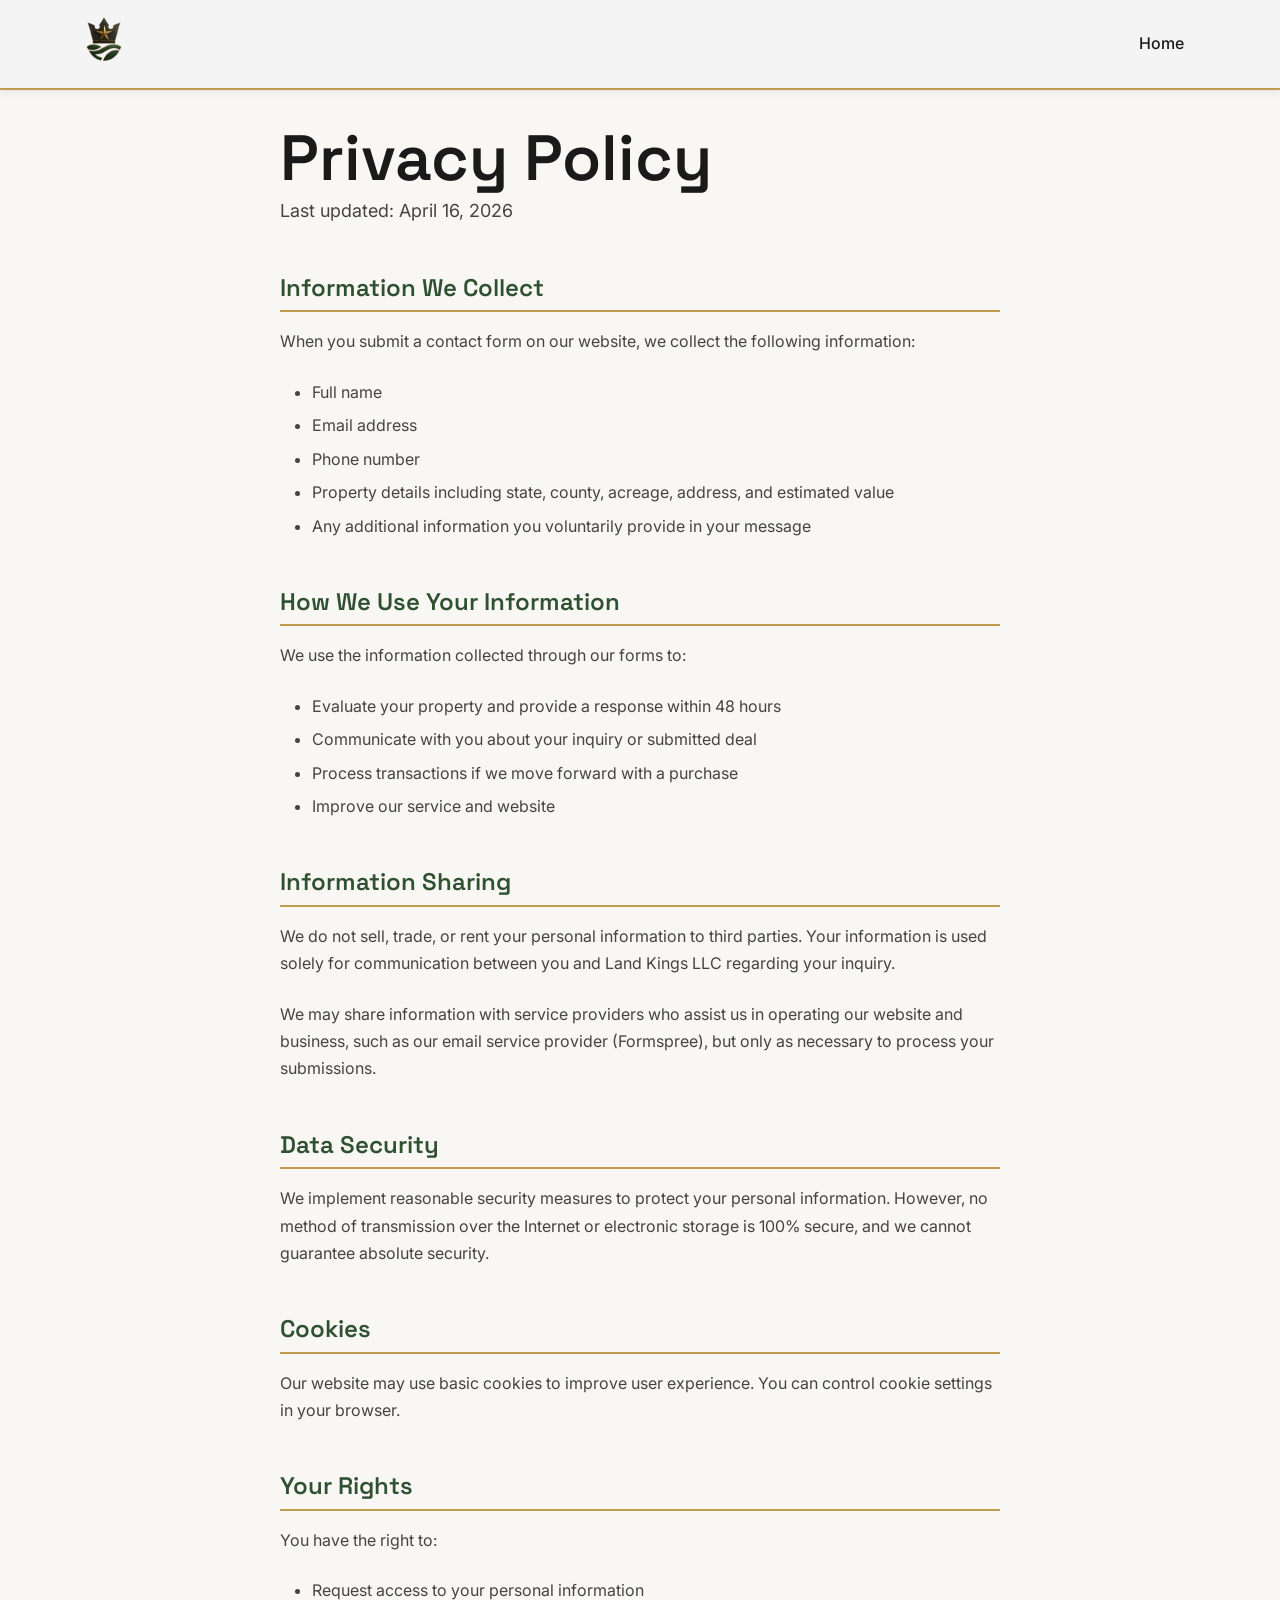
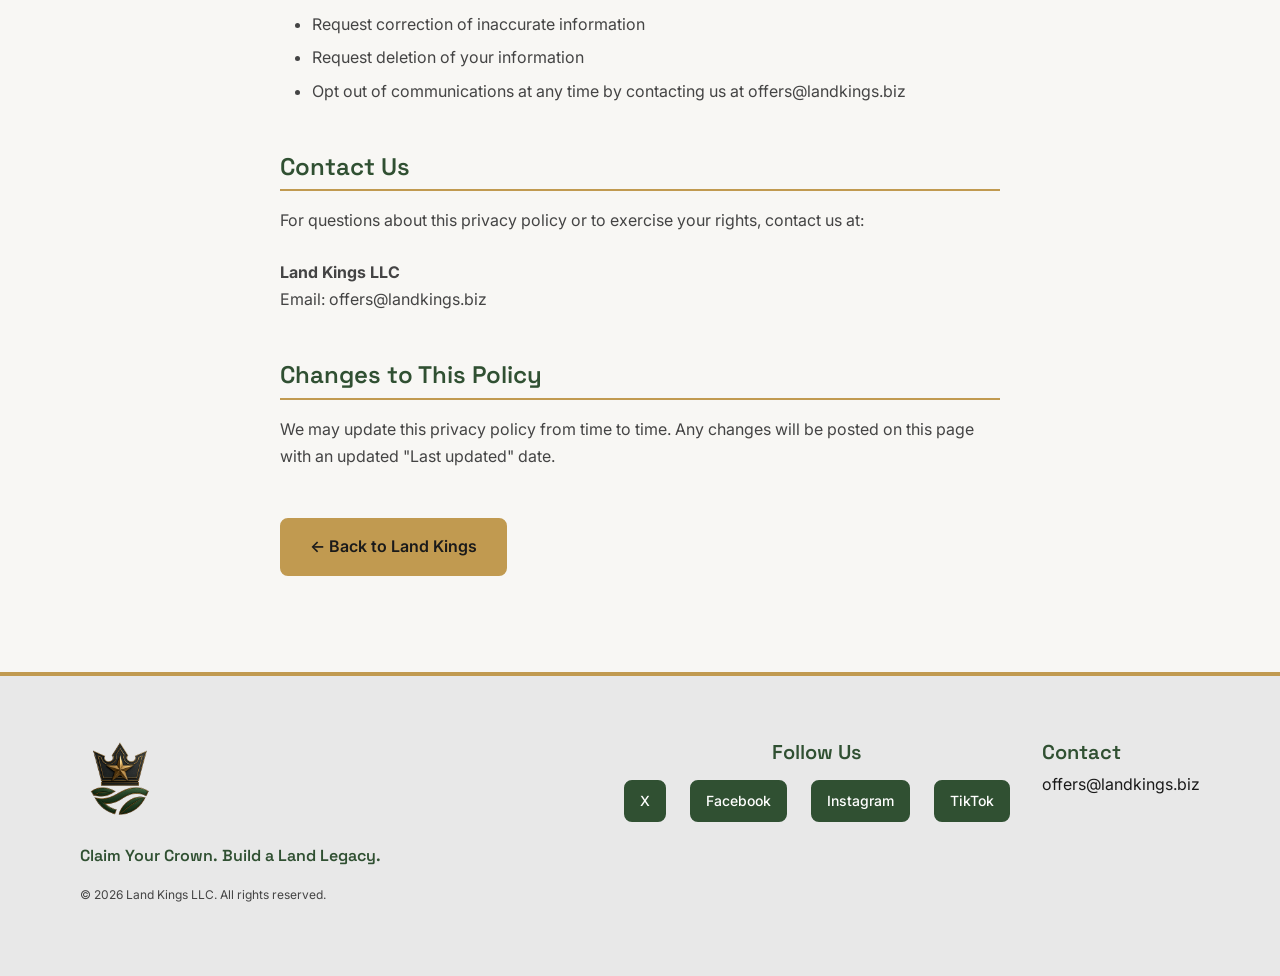
<file: privacy-policy.html>
<!DOCTYPE html>
<html lang="en">
<head>
  <meta charset="UTF-8">
  <meta name="viewport" content="width=device-width, initial-scale=1.0">
  <title>Privacy Policy — Land Kings</title>
  <link rel="preconnect" href="https://fonts.googleapis.com">
  <link rel="preconnect" href="https://fonts.gstatic.com" crossorigin>
  <link href="https://fonts.googleapis.com/css2?family=Inter:wght@400;500;600;700&family=Space+Grotesk:wght@500;600;700&display=swap" rel="stylesheet">
  <link rel="stylesheet" href="styles.css">
  <link rel="icon" type="image/png" href="assets/logo.png">
</head>
<body>

  <header class="site-header">
    <div class="header-container">
      <a href="index.html" class="logo">
        <img src="assets/logo.png" alt="Land Kings" loading="lazy">
      </a>
      <nav class="main-nav" aria-label="Main navigation">
        <ul>
          <li><a href="index.html">Home</a></li>
        </ul>
      </nav>
    </div>
  </header>

  <section class="section" style="padding-top: 120px;">
    <div class="container" style="max-width: 800px;">
      <h1>Privacy Policy</h1>
      <p class="section-intro" style="color: var(--gray-700); margin-bottom: 2rem;">Last updated: April 16, 2026</p>

      <div class="legal-content">
        <h2>Information We Collect</h2>
        <p>When you submit a contact form on our website, we collect the following information:</p>
        <ul>
          <li>Full name</li>
          <li>Email address</li>
          <li>Phone number</li>
          <li>Property details including state, county, acreage, address, and estimated value</li>
          <li>Any additional information you voluntarily provide in your message</li>
        </ul>

        <h2>How We Use Your Information</h2>
        <p>We use the information collected through our forms to:</p>
        <ul>
          <li>Evaluate your property and provide a response within 48 hours</li>
          <li>Communicate with you about your inquiry or submitted deal</li>
          <li>Process transactions if we move forward with a purchase</li>
          <li>Improve our service and website</li>
        </ul>

        <h2>Information Sharing</h2>
        <p>We do not sell, trade, or rent your personal information to third parties. Your information is used solely for communication between you and Land Kings LLC regarding your inquiry.</p>
        <p>We may share information with service providers who assist us in operating our website and business, such as our email service provider (Formspree), but only as necessary to process your submissions.</p>

        <h2>Data Security</h2>
        <p>We implement reasonable security measures to protect your personal information. However, no method of transmission over the Internet or electronic storage is 100% secure, and we cannot guarantee absolute security.</p>

        <h2>Cookies</h2>
        <p>Our website may use basic cookies to improve user experience. You can control cookie settings in your browser.</p>

        <h2>Your Rights</h2>
        <p>You have the right to:</p>
        <ul>
          <li>Request access to your personal information</li>
          <li>Request correction of inaccurate information</li>
          <li>Request deletion of your information</li>
          <li>Opt out of communications at any time by contacting us at offers@landkings.biz</li>
        </ul>

        <h2>Contact Us</h2>
        <p>For questions about this privacy policy or to exercise your rights, contact us at:</p>
        <p><strong>Land Kings LLC</strong><br>
        Email: offers@landkings.biz</p>

        <h2>Changes to This Policy</h2>
        <p>We may update this privacy policy from time to time. Any changes will be posted on this page with an updated "Last updated" date.</p>
      </div>

      <div style="margin-top: 3rem;">
        <a href="index.html" class="btn btn-primary">← Back to Land Kings</a>
      </div>
    </div>
  </section>

  <footer class="site-footer">
    <div class="container">
      <div class="footer-content">
        <div class="footer-brand">
          <img src="assets/logo.png" alt="Land Kings" class="footer-logo" loading="lazy">
          <p>Claim Your Crown. Build a Land Legacy.</p>
        </div>
        <div class="footer-social">
          <h4>Follow Us</h4>
          <div class="social-links">
            <a href="https://x.com/wearelandkings" target="_blank" rel="noopener noreferrer" class="social-link">X</a>
            <a href="https://www.facebook.com/crownuslandkings/" target="_blank" rel="noopener noreferrer" class="social-link">Facebook</a>
            <a href="https://www.instagram.com/crownuslandkings/" target="_blank" rel="noopener noreferrer" class="social-link">Instagram</a>
            <a href="https://www.tiktok.com/crownuslandkings/" target="_blank" rel="noopener noreferrer" class="social-link">TikTok</a>
          </div>
        </div>
        <div class="footer-contact">
          <h4>Contact</h4>
          <p>offers@landkings.biz</p>
        </div>
      </div>
      <div class="footer-legal">
        <p>&copy; 2026 Land Kings LLC. All rights reserved.</p>
      </div>
    </div>
  </footer>

</body>
</html>
</file>
<file: styles.css>
/* ============================================
   Land Kings — Brand CSS System
   Mobile-first, responsive design
   ============================================ */

/* --- CSS Custom Properties (Brand Colors) --- */
:root {
  /* Brand Colors */
  --gold: #C19A50;
  --black: #1A1A1A;
  --forest: #305032;
  --earth: #3D6C3A;
  --shadow: #6B4C20;

  /* Derived colors */
  --gold-light: #d4b06a;
  --gold-dark: #a07c3a;
  --black-light: #2d2d2d;
  --forest-light: #3d6640;
  --earth-light: #4e8548;

  /* Neutrals */
  --white: #ffffff;
  --off-white: #f8f7f4;
  --gray-100: #f4f4f4;
  --gray-200: #e8e8e8;
  --gray-300: #d0d0d0;
  --gray-500: #888888;
  --gray-700: #444444;
  --gray-900: #1a1a1a;

  /* Typography */
  --font-body: 'Inter', -apple-system, BlinkMacSystemFont, sans-serif;
  --font-heading: 'Space Grotesk', -apple-system, BlinkMacSystemFont, sans-serif;

  /* Spacing */
  --space-xs: 0.5rem;
  --space-sm: 1rem;
  --space-md: 1.5rem;
  --space-lg: 2rem;
  --space-xl: 3rem;
  --space-2xl: 4rem;
  --space-3xl: 6rem;

  /* Border radius */
  --radius-sm: 4px;
  --radius-md: 8px;
  --radius-lg: 12px;
  --radius-xl: 16px;

  /* Transitions */
  --transition-fast: 150ms ease;
  --transition-base: 250ms ease;
  --transition-slow: 400ms ease;

  /* Container */
  --container-max: 1200px;
  --container-padding: 1.5rem;
}

/* --- Reset & Base --- */
*, *::before, *::after {
  box-sizing: border-box;
  margin: 0;
  padding: 0;
}

html {
  scroll-behavior: smooth;
  font-size: 16px;
}

body {
  font-family: var(--font-body);
  font-size: 1rem;
  line-height: 1.6;
  color: var(--black);
  background-color: var(--off-white);
  -webkit-font-smoothing: antialiased;
  -moz-osx-font-smoothing: grayscale;
}

/* --- Typography --- */
h1, h2, h3, h4, h5, h6 {
  font-family: var(--font-heading);
  font-weight: 600;
  line-height: 1.2;
  color: var(--black);
}

h1 { font-size: 2.5rem; }
h2 { font-size: 2rem; margin-bottom: var(--space-md); }
h3 { font-size: 1.5rem; margin-bottom: var(--space-sm); }
h4 { font-size: 1.25rem; }

p {
  margin-bottom: var(--space-sm);
}

a {
  color: var(--forest);
  text-decoration: none;
  transition: color var(--transition-fast);
}

a:hover {
  color: var(--gold);
}

/* --- Layout --- */
.container {
  max-width: var(--container-max);
  margin: 0 auto;
  padding: 0 var(--container-padding);
}

.section {
  padding: var(--space-3xl) 0;
}

.section-intro {
  font-size: 1.125rem;
  color: var(--gray-700);
  max-width: 700px;
  margin-bottom: var(--space-xl);
}

/* --- Buttons --- */
.btn {
  display: inline-flex;
  align-items: center;
  justify-content: center;
  padding: 0.875rem 1.75rem;
  font-family: var(--font-body);
  font-size: 1rem;
  font-weight: 600;
  border: 2px solid transparent;
  border-radius: var(--radius-md);
  cursor: pointer;
  transition: all var(--transition-fast);
  text-decoration: none;
  white-space: nowrap;
}

.btn-primary {
  background-color: var(--gold);
  color: var(--black);
  border-color: var(--gold);
}

.btn-primary:hover {
  background-color: var(--gold-dark);
  border-color: var(--gold-dark);
  color: var(--white);
}

.btn-secondary {
  background-color: transparent;
  color: var(--gold);
  border-color: var(--gold);
}

.btn-secondary:hover {
  background-color: var(--gold);
  color: var(--black);
}

.btn-outline {
  background-color: transparent;
  color: var(--gold);
  border: 2px solid var(--gold);
}

.btn-outline:hover {
  background-color: var(--gold);
  color: var(--black);
}

.btn-full {
  width: 100%;
}

/* --- Site Header --- */
.site-header {
  position: fixed;
  top: 0;
  left: 0;
  right: 0;
  z-index: 1000;
  background-color: var(--gray-100);
  border-bottom: 2px solid var(--gold);
  box-shadow: 0 2px 8px rgba(0,0,0,0.08);
}

.header-container {
  display: flex;
  align-items: center;
  justify-content: space-between;
  max-width: var(--container-max);
  margin: 0 auto;
  padding: var(--space-sm) var(--container-padding);
}

.logo img {
  height: 48px;
  width: auto;
}

.nav-toggle {
  display: none;
  background: none;
  border: none;
  cursor: pointer;
  padding: var(--space-xs);
}

.hamburger {
  display: block;
  width: 24px;
  height: 2px;
  background-color: var(--gold);
  position: relative;
  transition: all var(--transition-fast);
}

.hamburger::before,
.hamburger::after {
  content: '';
  position: absolute;
  width: 24px;
  height: 2px;
  background-color: var(--gold);
  transition: all var(--transition-fast);
}

.hamburger::before {
  top: -8px;
}

.hamburger::after {
  bottom: -8px;
}

.main-nav ul {
  display: flex;
  list-style: none;
  gap: var(--space-md);
}

.main-nav a {
  color: var(--black);
  font-size: 0.875rem;
  font-weight: 500;
  padding: var(--space-xs) var(--space-sm);
  transition: color var(--transition-fast);
}

.main-nav a:hover {
  color: var(--gold);
}

/* --- Hero Section --- */
.section-hero {
  min-height: 100vh;
  display: flex;
  align-items: center;
  background-color: var(--off-white);
  background-image: none;
  color: var(--black);
  padding-top: 80px;
  text-align: center;
  border-bottom: 4px solid var(--gold);
}

.hero-content {
  max-width: 800px;
  margin: 0 auto;
}

.hero-title {
  font-size: 3rem;
  font-weight: 700;
  color: var(--black);
  margin-bottom: var(--space-md);
  line-height: 1.1;
}

.hero-title br {
  display: none;
}

.hero-subtitle {
  font-size: 1.25rem;
  color: var(--forest);
  margin-bottom: var(--space-xl);
}

.hero-cta {
  display: flex;
  flex-direction: column;
  gap: var(--space-sm);
  margin-bottom: var(--space-xl);
}

.hero-trust {
  display: flex;
  flex-wrap: wrap;
  justify-content: center;
  gap: var(--space-md);
}

.trust-item {
  font-size: 0.875rem;
  color: var(--gold);
  font-weight: 500;
}

/* --- About Section --- */
.section-about {
  background-color: var(--white);
}

.about-grid {
  display: grid;
  grid-template-columns: 1fr;
  gap: var(--space-lg);
  margin-top: var(--space-xl);
}

.about-card {
  background-color: var(--gray-100);
  padding: var(--space-lg);
  border-radius: var(--radius-lg);
  border-left: 4px solid var(--gold);
}

.about-card h3 {
  color: var(--forest);
  margin-bottom: var(--space-xs);
}

/* --- Founder Bios --- */
.founder-intro {
  text-align: center;
  padding: var(--space-xl) 0;
  border-bottom: 2px solid var(--gold);
  margin-bottom: var(--space-xl);
}

.intro-lead {
  font-size: 1.5rem;
  font-family: var(--font-heading);
  font-weight: 600;
  color: var(--black);
  max-width: 800px;
  margin: 0 auto;
  line-height: 1.4;
}

.founders-section {
  display: grid;
  grid-template-columns: 1fr;
  gap: var(--space-xl);
  margin-bottom: var(--space-xl);
}

.founder {
  background-color: var(--gray-100);
  padding: var(--space-xl);
  border-radius: var(--radius-lg);
  border-top: 4px solid var(--gold);
}

.founder h3 {
  color: var(--forest);
  font-size: 1.75rem;
  margin-bottom: var(--space-md);
  font-weight: 700;
}

.founder p {
  font-size: 1rem;
  line-height: 1.7;
  color: var(--gray-700);
  margin-bottom: var(--space-sm);
}

.founder p:last-child {
  margin-bottom: 0;
}

.combined-position {
  font-size: 1.125rem;
  font-family: var(--font-heading);
  color: var(--forest);
  text-align: center;
  font-weight: 600;
  padding: var(--space-lg);
  background-color: var(--off-white);
  border-radius: var(--radius-md);
  border: 2px solid var(--gold);
  margin-bottom: var(--space-xl);
}

/* --- Legal Page Styles --- */
.legal-content h2 {
  color: var(--forest);
  font-size: 1.5rem;
  margin-top: var(--space-xl);
  margin-bottom: var(--space-sm);
  padding-bottom: var(--space-xs);
  border-bottom: 2px solid var(--gold);
}

.legal-content p {
  color: var(--gray-700);
  line-height: 1.7;
  margin-bottom: var(--space-md);
}

.legal-content ul {
  list-style: disc;
  padding-left: var(--space-lg);
  margin-bottom: var(--space-md);
}

.legal-content li {
  color: var(--gray-700);
  margin-bottom: var(--space-xs);
  line-height: 1.6;
}

/* --- What We Buy Section --- */
.section-buy {
  background-color: var(--off-white);
}

.buy-grid {
  display: grid;
  grid-template-columns: 1fr;
  gap: var(--space-lg);
  margin-top: var(--space-xl);
  margin-bottom: var(--space-xl);
}

.buy-card {
  background-color: var(--white);
  padding: var(--space-lg);
  border-radius: var(--radius-lg);
  box-shadow: 0 2px 8px rgba(0,0,0,0.08);
  border-top: 4px solid var(--forest);
}

.buy-card h3 {
  color: var(--forest);
}

.geo-areas {
  background-color: var(--white);
  color: var(--black);
  padding: var(--space-lg);
  border-radius: var(--radius-lg);
  text-align: center;
  border: 2px solid var(--forest);
}

.geo-areas h4 {
  color: var(--forest);
  margin-bottom: var(--space-sm);
}

/* --- How It Works Section --- */
.section-process {
  background-color: var(--white);
}

.process-steps {
  display: grid;
  grid-template-columns: 1fr;
  gap: var(--space-lg);
  margin-top: var(--space-xl);
}

.process-step {
  text-align: center;
  padding: var(--space-lg);
}

.step-number {
  display: inline-flex;
  align-items: center;
  justify-content: center;
  width: 48px;
  height: 48px;
  background-color: var(--gold);
  color: var(--black);
  font-family: var(--font-heading);
  font-size: 1.5rem;
  font-weight: 700;
  border-radius: 50%;
  margin-bottom: var(--space-sm);
}

.process-step h3 {
  color: var(--forest);
}

/* --- Seller / Broker / Investor Sections --- */
.section-sellers,
.section-brokers,
.section-investors {
  background-color: var(--off-white);
}

.seller-benefits,
.broker-benefits,
.investor-benefits {
  display: grid;
  grid-template-columns: 1fr;
  gap: var(--space-md);
  margin-bottom: var(--space-xl);
}

.benefit {
  background-color: var(--white);
  padding: var(--space-md);
  border-radius: var(--radius-md);
  box-shadow: 0 2px 4px rgba(0,0,0,0.05);
}

.benefit h4 {
  color: var(--forest);
  font-size: 1rem;
  margin-bottom: var(--space-xs);
}

.benefit p {
  font-size: 0.9375rem;
  color: var(--gray-700);
  margin-bottom: 0;
  line-height: 1.6;
}

.what-we-handle {
  background-color: var(--gray-100);
  padding: var(--space-lg);
  border-radius: var(--radius-lg);
  border-left: 4px solid var(--forest);
  margin-top: var(--space-xl);
}

.what-we-handle h4 {
  color: var(--forest);
  margin-bottom: var(--space-md);
}

.what-we-handle ul {
  list-style: none;
  padding: 0;
  margin: 0;
  display: grid;
  grid-template-columns: 1fr;
  gap: var(--space-sm);
}

.what-we-handle li {
  font-size: 0.9375rem;
  color: var(--gray-700);
  padding-left: 1.5rem;
  position: relative;
}

.what-we-handle li::before {
  content: '✓';
  position: absolute;
  left: 0;
  color: var(--forest);
  font-weight: 700;
}

.commission-info {
  background-color: var(--gold);
  color: var(--black);
  padding: var(--space-lg);
  border-radius: var(--radius-lg);
  text-align: center;
  margin-bottom: var(--space-xl);
}

.commission-info h4 {
  margin-bottom: var(--space-xs);
}

/* --- Forms --- */
.form-container {
  background-color: var(--white);
  padding: var(--space-lg);
  border-radius: var(--radius-lg);
  box-shadow: 0 4px 12px rgba(0,0,0,0.08);
  max-width: 700px;
  margin: 0 auto;
}

.form-container h3 {
  text-align: center;
  color: var(--forest);
  margin-bottom: var(--space-lg);
}

.contact-form {
  display: flex;
  flex-direction: column;
  gap: var(--space-md);
}

.form-row {
  display: grid;
  grid-template-columns: 1fr;
  gap: var(--space-md);
}

.form-group {
  display: flex;
  flex-direction: column;
  gap: var(--space-xs);
}

.form-group label {
  font-size: 0.875rem;
  font-weight: 600;
  color: var(--gray-900);
}

.field-hint {
  font-size: 0.75rem;
  color: var(--gray-500);
  margin-top: -0.25rem;
}

.form-group input,
.form-group select,
.form-group textarea {
  padding: 0.75rem;
  font-family: var(--font-body);
  font-size: 1rem;
  border: 2px solid var(--gray-200);
  border-radius: var(--radius-md);
  background-color: var(--white);
  transition: border-color var(--transition-fast);
}

.form-group input:focus,
.form-group select:focus,
.form-group textarea:focus {
  outline: none;
  border-color: var(--gold);
}

.form-group textarea {
  resize: vertical;
  min-height: 100px;
}

.form-privacy {
  font-size: 0.75rem;
  color: var(--gray-500);
  text-align: center;
  margin-bottom: var(--space-sm);
}

.tier-two {
  margin-top: var(--space-sm);
  padding: var(--space-md);
  background-color: var(--gray-100);
  border-radius: var(--radius-md);
}

.tier-two summary {
  cursor: pointer;
  font-weight: 600;
  color: var(--forest);
  padding: var(--space-xs) 0;
}

.tier-two[open] summary {
  margin-bottom: var(--space-md);
}

details.tier-two {
  border: 1px solid var(--gray-200);
}

/* --- FAQ Section --- */
.section-faq {
  background-color: var(--white);
}

.faq-list {
  display: flex;
  flex-direction: column;
  gap: var(--space-md);
  max-width: 800px;
  margin: 0 auto;
}

.faq-item {
  padding: var(--space-md);
  background-color: var(--gray-100);
  border-radius: var(--radius-md);
}

.faq-item h4 {
  color: var(--forest);
  margin-bottom: var(--space-xs);
}

.faq-item p {
  font-size: 0.9375rem;
  color: var(--gray-700);
  margin-bottom: 0;
}

/* --- Footer --- */
.site-footer {
  background-color: var(--gray-200);
  color: var(--black);
  padding: var(--space-2xl) 0;
  border-top: 4px solid var(--gold);
}

.footer-content {
  display: grid;
  grid-template-columns: 1fr;
  gap: var(--space-lg);
  text-align: center;
}

.footer-brand img,
.footer-logo {
  height: 80px;
  width: auto;
  margin-bottom: var(--space-sm);
}

.footer-brand p {
  color: var(--forest);
  font-family: var(--font-heading);
  font-weight: 600;
}

.footer-contact h4 {
  color: var(--forest);
  margin-bottom: var(--space-xs);
}

.footer-contact p {
  color: var(--gray-900);
}

.footer-legal p {
  font-size: 0.75rem;
  color: var(--gray-700);
  margin-bottom: var(--space-xs);
}

.footer-social {
  text-align: center;
}

.footer-social h4 {
  color: var(--forest);
  margin-bottom: var(--space-sm);
}

.social-links {
  display: flex;
  justify-content: center;
  gap: var(--space-md);
  flex-wrap: wrap;
}

.social-link {
  display: flex;
  align-items: center;
  gap: 6px;
  color: var(--white);
  background-color: var(--forest);
  padding: 8px 14px;
  border-radius: var(--radius-md);
  font-size: 0.875rem;
  font-weight: 500;
  transition: all var(--transition-fast);
  border: 2px solid var(--forest);
}

.social-link svg {
  width: 20px;
  height: 20px;
}

.social-link:hover {
  background-color: var(--gold);
  color: var(--black);
  border-color: var(--gold);
  transform: translateY(-2px);
}

/* ============================================
   Responsive Breakpoints
   ============================================ */

/* Tablet: 768px+ */
@media (min-width: 768px) {
  :root {
    --container-padding: 2rem;
  }

  h1 { font-size: 3.5rem; }
  h2 { font-size: 2.5rem; }

  .hero-title {
    font-size: 4rem;
  }

  .hero-title br {
    display: inline;
  }

  .hero-cta {
    flex-direction: row;
    justify-content: center;
  }

  .about-grid {
    grid-template-columns: repeat(3, 1fr);
  }

  .founders-section {
    grid-template-columns: repeat(2, 1fr);
  }

  .buy-grid {
    grid-template-columns: repeat(3, 1fr);
  }

  .process-steps {
    grid-template-columns: repeat(4, 1fr);
  }

  .seller-benefits,
  .broker-benefits,
  .investor-benefits {
    grid-template-columns: repeat(2, 1fr);
  }

  .form-row {
    grid-template-columns: repeat(2, 1fr);
  }

  .footer-content {
    grid-template-columns: 1fr auto auto;
    text-align: left;
  }
}

/* Desktop: 1024px+ */
@media (min-width: 1024px) {
  :root {
    --container-padding: 2.5rem;
  }

  h1 { font-size: 4rem; }

  .nav-toggle {
    display: none;
  }

  .main-nav {
    display: block;
  }

  .main-nav ul {
    gap: var(--space-lg);
  }

  .main-nav a {
    font-size: 1rem;
  }

  .seller-benefits,
  .broker-benefits,
  .investor-benefits {
    grid-template-columns: repeat(4, 1fr);
  }
}

/* Mobile Navigation Active State */
@media (max-width: 1023px) {
  .nav-toggle {
    display: block;
  }

  .main-nav {
    display: none;
    position: absolute;
    top: 100%;
    left: 0;
    right: 0;
    background-color: var(--white);
    border-bottom: 2px solid var(--gold);
    padding: var(--space-md);
    box-shadow: 0 4px 12px rgba(0,0,0,0.1);
  }

  .main-nav.active {
    display: block;
  }

  .main-nav ul {
    flex-direction: column;
    gap: 0;
  }

  .main-nav a {
    display: block;
    padding: var(--space-sm) 0;
    border-bottom: 1px solid var(--gray-700);
  }

  .main-nav li:last-child a {
    border-bottom: none;
  }

  /* Hamburger animation to X */
  .nav-toggle.active .hamburger {
    background-color: transparent;
  }

  .nav-toggle.active .hamburger::before {
    transform: rotate(45deg);
    top: 0;
  }

  .nav-toggle.active .hamburger::after {
    transform: rotate(-45deg);
    bottom: 0;
  }
}

/* Utility: Screen reader only */
.sr-only {
  position: absolute;
  width: 1px;
  height: 1px;
  padding: 0;
  margin: -1px;
  overflow: hidden;
  clip: rect(0, 0, 0, 0);
  white-space: nowrap;
  border: 0;
}
</file>
